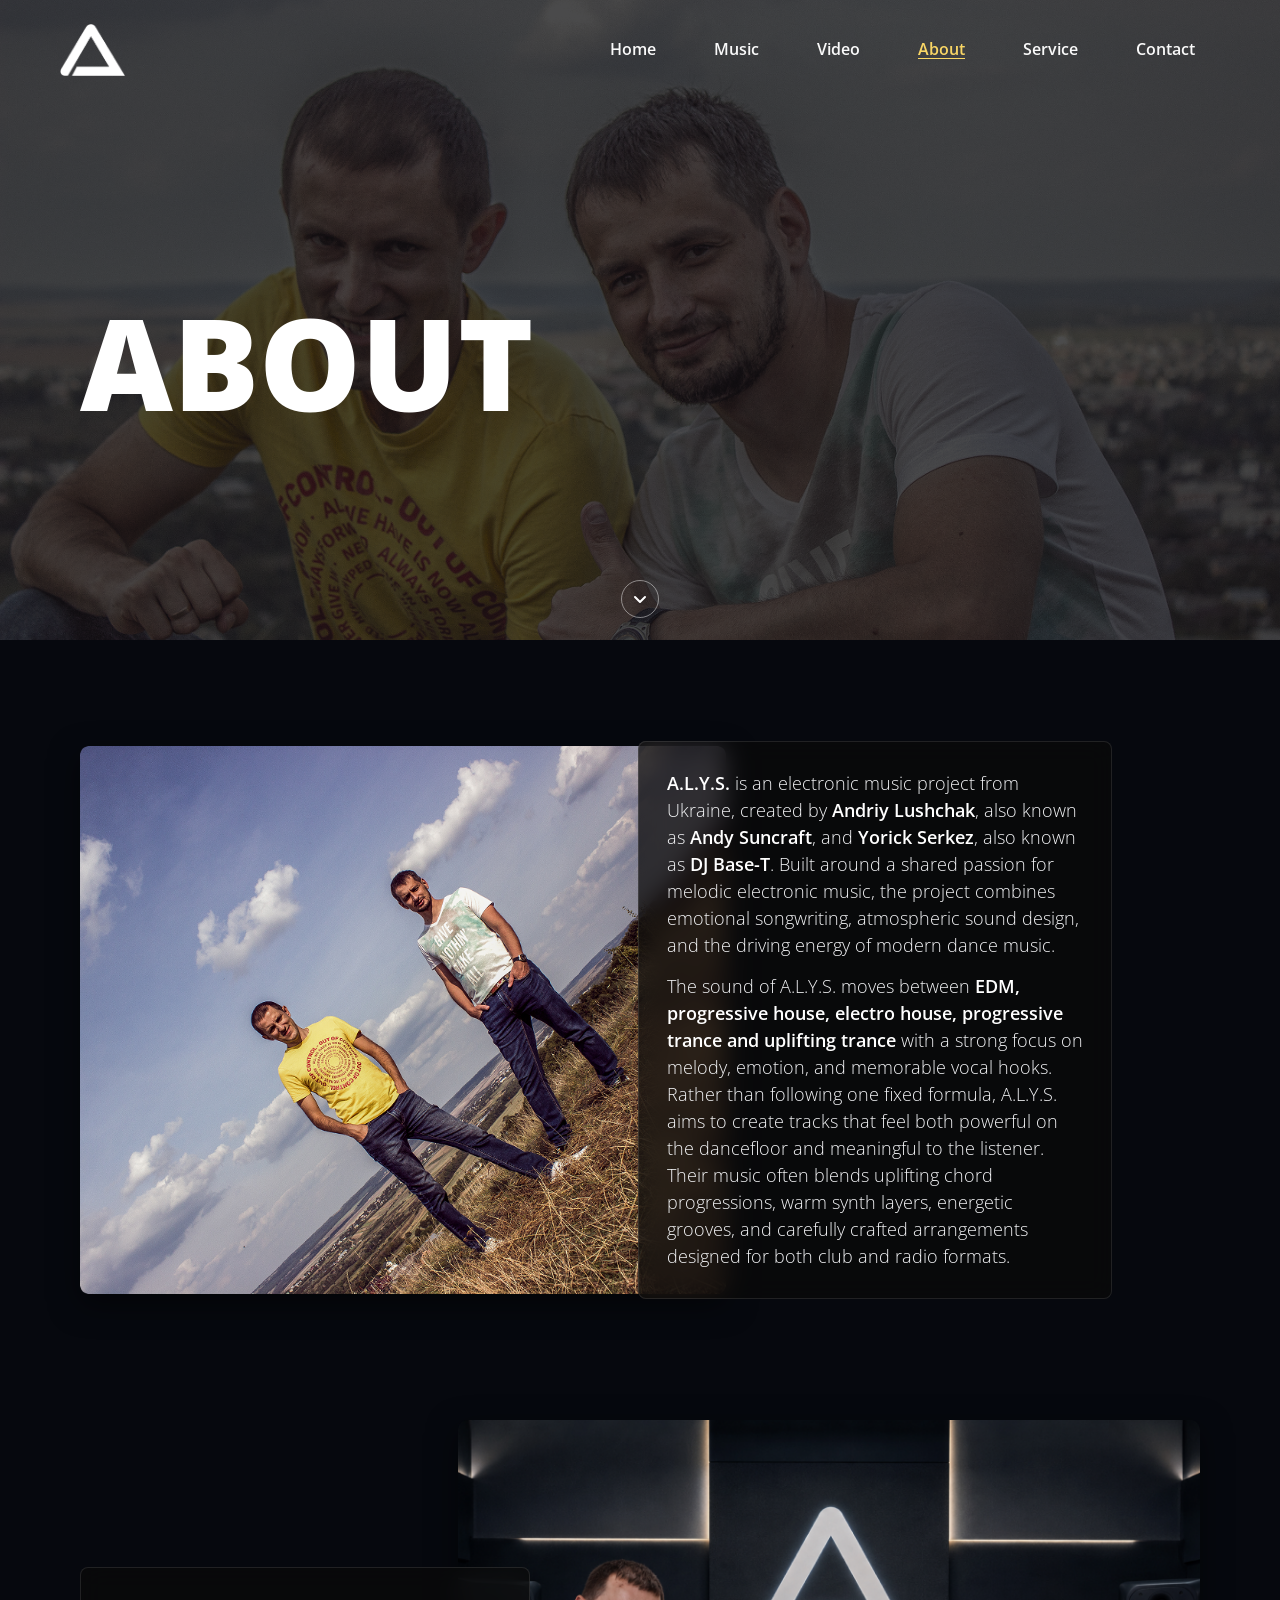
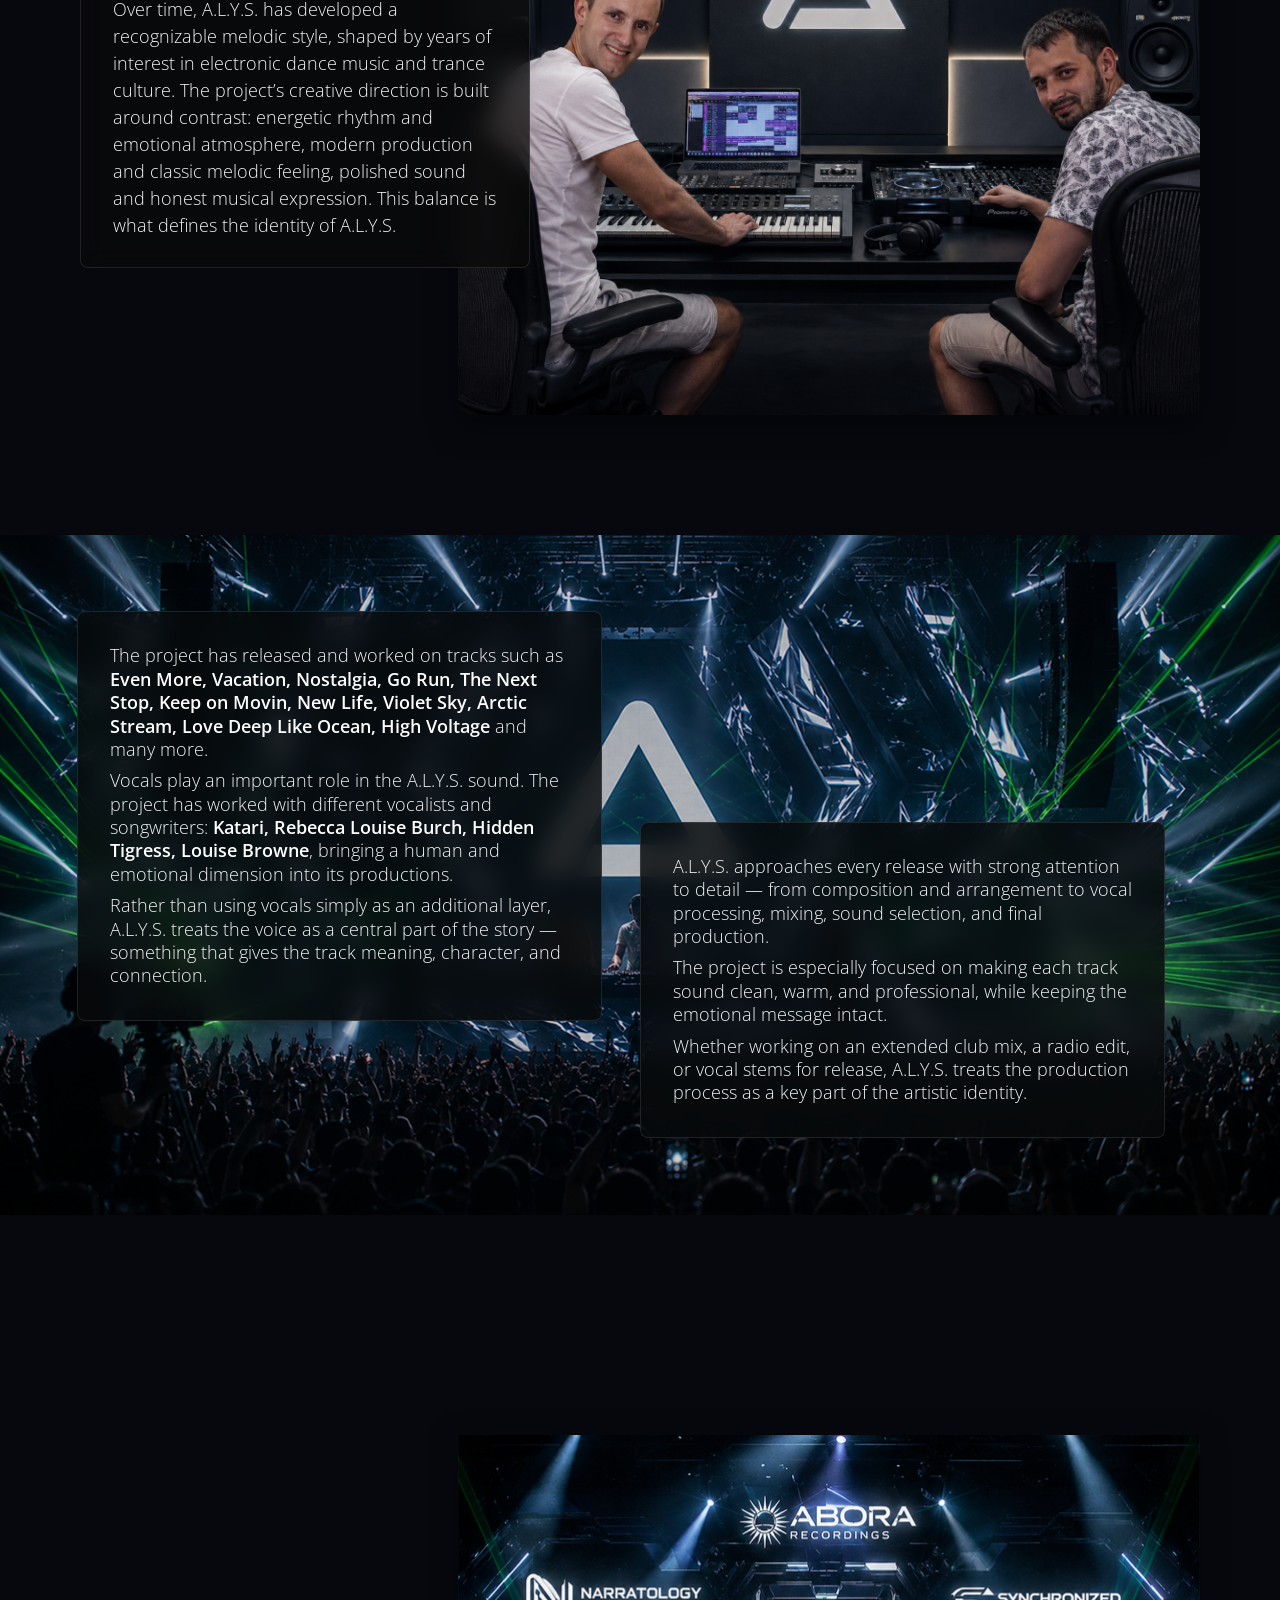
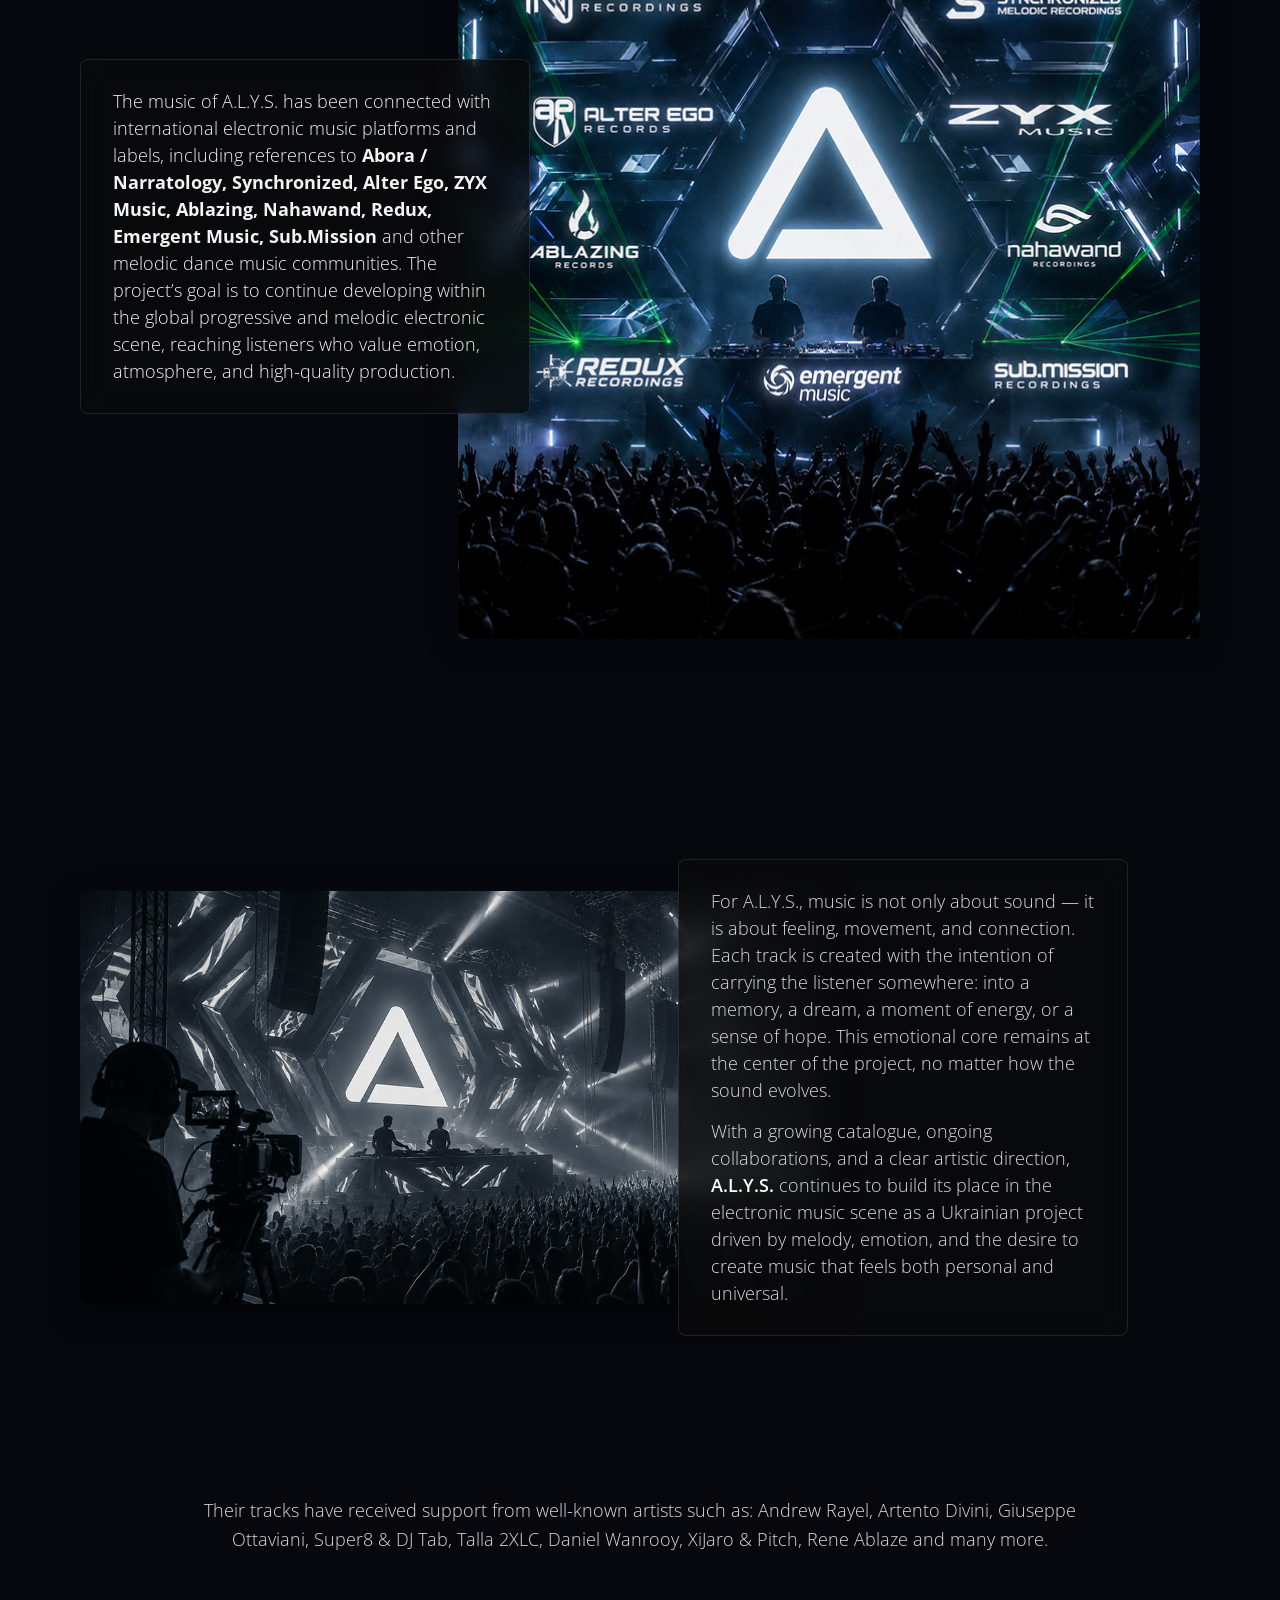
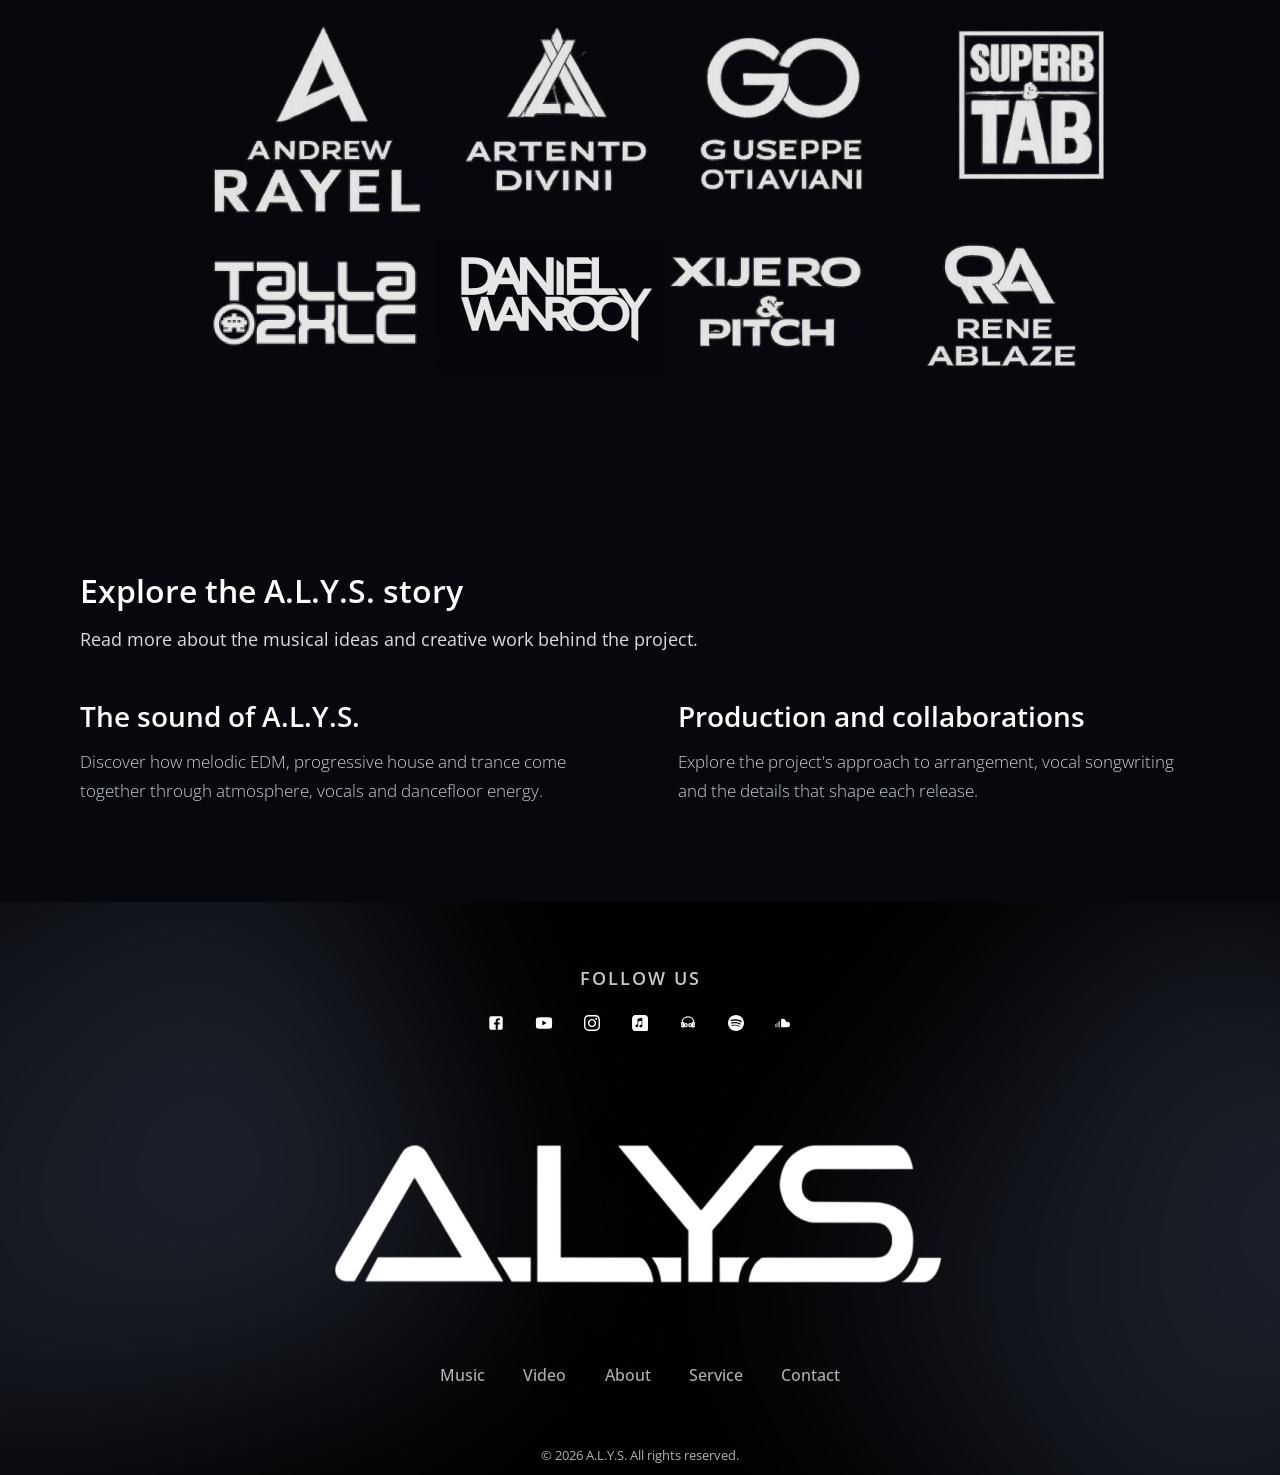
<file: about.html>
<!DOCTYPE html>
<html lang="en">
<head>
    <meta charset="UTF-8">
    <meta name="viewport" content="width=device-width, initial-scale=1.0">
    <title>About A.L.Y.S. | Ukrainian Electronic Music Project</title>
    <meta name="description" content="Meet A.L.Y.S., the Ukrainian electronic music project of Andy Suncraft and DJ Base-T. Discover their melodic house and trance sound, releases, vocal collaborations and creative approach.">
    <meta name="author" content="A.L.Y.S.">
    <link rel="canonical" href="https://alys-dj.vercel.app/about.html">
    <meta property="og:type" content="profile">
    <meta property="og:title" content="About A.L.Y.S. | Ukrainian Electronic Music Project">
    <meta property="og:description" content="Discover A.L.Y.S., the Ukrainian melodic electronic music project by Andy Suncraft and DJ Base-T, with releases, vocal collaborations, trance and progressive house productions, and label connections across the global electronic scene.">
    <meta property="og:url" content="https://alys-dj.vercel.app/about.html">
    <meta property="og:image" content="https://alys-dj.vercel.app/img/herobest.webp">
    <meta property="og:site_name" content="A.L.Y.S.">
    <meta name="twitter:card" content="summary_large_image">
    <meta name="twitter:title" content="About A.L.Y.S. | Ukrainian Electronic Music Project">
    <meta name="twitter:description" content="A.L.Y.S. creates melodic EDM, progressive house and trance, with releases, vocal collaborations and label connections in the global electronic music scene.">
    <meta name="twitter:image" content="https://alys-dj.vercel.app/img/herobest.webp">
    <link rel="preconnect" href="https://fonts.googleapis.com">
    <link rel="preconnect" href="https://fonts.gstatic.com" crossorigin>
    <link rel="icon" type="image/svg+xml" href="/img/favicon_best.svg">
    <link rel="icon" type="image/png" sizes="32x32" href="/img/favicon_best.png">
    <link href="https://fonts.googleapis.com/css2?family=Open+Sans:wght@300;400;500;600;700;800&display=swap" rel="stylesheet">
    <link rel="stylesheet" href="style.css">
    <link rel="stylesheet" href="style_about.css">
    <script type="application/ld+json">
    {
        "@context": "https://schema.org",
        "@type": "MusicGroup",
        "name": "A.L.Y.S.",
        "url": "https://alys-dj.vercel.app/about.html",
        "image": "https://alys-dj.vercel.app/img/herobest.webp",
        "sameAs": [
            "https://open.spotify.com/artist/1eaUcKK9BLeYVEA004CyKi",
            "https://music.apple.com/ua/artist/a-l-y-s/307999757",
            "https://www.youtube.com/channel/UCfuHjSNZ_MP4-v3PHO7y9HQ",
            "https://www.instagram.com/a.l.y.s.music/",
            "https://www.beatport.com/artist/a-l-y-s/741761"
        ],
        "description": "A.L.Y.S. is a Ukrainian electronic music project by Andriy Lushchak, also known as Andy Suncraft, and Yorick Serkez, also known as DJ Base-T. The project works across melodic EDM, progressive house, electro house, progressive trance and uplifting trance.",
        "genre": [
            "EDM",
            "Progressive House",
            "Electro House",
            "Progressive Trance",
            "Uplifting Trance"
        ],
        "member": [
            {
                "@type": "Person",
                "name": "Andriy Lushchak",
                "alternateName": "Andy Suncraft"
            },
            {
                "@type": "Person",
                "name": "Yorick Serkez",
                "alternateName": "DJ Base-T"
            }
        ],
        "track": [
            { "@type": "MusicRecording", "name": "Even More" },
            { "@type": "MusicRecording", "name": "Vacation" },
            { "@type": "MusicRecording", "name": "Nostalgia" },
            { "@type": "MusicRecording", "name": "Go Run" },
            { "@type": "MusicRecording", "name": "The Next Stop" },
            { "@type": "MusicRecording", "name": "Keep on Movin" },
            { "@type": "MusicRecording", "name": "New Life" },
            { "@type": "MusicRecording", "name": "Violet Sky" },
            { "@type": "MusicRecording", "name": "Arctic Stream" },
            { "@type": "MusicRecording", "name": "Love Deep Like Ocean" },
            { "@type": "MusicRecording", "name": "High Voltage" }
        ],
        "knowsAbout": [
            "Melodic electronic music",
            "Vocal trance",
            "Progressive house production",
            "Electronic dance music production",
            "Abora / Narratology",
            "Synchronized",
            "Alter Ego",
            "ZYX Music",
            "Ablazing",
            "Nahawand",
            "Redux",
            "Emergent Music",
            "Sub.Mission"
        ]
    }
    </script>
</head>
<body class="about-page">
    <!-- Header -->
    <header class="header-main">
        <nav class="header">
            <a href="index.html" class="header-logo" aria-label="A.L.Y.S. home">
                <img src="/img/heder_logo.png" alt="A.L.Y.S. logo" class="header-logo__img" width="512" height="512">
            </a>
            <div class="burger">
                <span></span>
                <span></span>
                <span></span>
            </div>
            <ul class="nav-links" id="navLinks">
                <li class="nav-brand">
                    <a href="index.html" class="nav-brand__link" aria-label="A.L.Y.S. home">
                        <img src="/img/heder_logo.png" alt="A.L.Y.S. logo" class="nav-brand__img" width="512" height="512">
                    </a>
                </li>
                <li><a href="index.html">Home</a></li>
                <li><a href="index.html#music">Music</a></li>
                <li><a href="index.html#video">Video</a></li>
                <li><a href="about.html" class="active">About</a></li>
                <li><a href="index.html#service">Service</a></li>
                <li><a href="index.html#contact">Contact</a></li>
            </ul>
        </nav>
    </header>

    <main>
        <!-- Hero Section -->
        <section class="about-hero">
            <img src="img/herobest.webp" alt="A.L.Y.S. Duo" class="hero-bg">
            <div class="hero-content">
                <h1 class="about-hero-title">ABOUT</h1>
            </div>
            <a href="#about-intro" class="scroll-down" aria-label="Scroll to about content">
                <svg width="24" height="24" viewBox="0 0 24 24" fill="none"><path d="M7 10L12 15L17 10" stroke="white" stroke-width="2" stroke-linecap="round" stroke-linejoin="round"/></svg>
            </a>
        </section>

        <!-- Intro Section -->
        <section class="section intro-section" id="about-intro">
            <div class="container">
                <div class="intro-grid">
                    <div class="intro-image">
                        <img src="img/about_1.webp" alt="A.L.Y.S. Duo" loading="lazy">
                    </div>
                    <div class="intro-content glass-box">
                        <p><strong>A.L.Y.S.</strong> is an electronic music project from Ukraine, created by <strong>Andriy Lushchak</strong>, also known as <strong>Andy Suncraft</strong>, and <strong>Yorick Serkez</strong>, also known as <strong>DJ Base-T</strong>. Built around a shared passion for melodic electronic music, the project combines emotional songwriting, atmospheric sound design, and the driving energy of modern dance music.</p>
                        <p>The sound of A.L.Y.S. moves between <strong>EDM, progressive house, electro house, progressive trance and uplifting trance</strong> with a strong focus on melody, emotion, and memorable vocal hooks. Rather than following one fixed formula, A.L.Y.S. aims to create tracks that feel both powerful on the dancefloor and meaningful to the listener. Their music often blends uplifting chord progressions, warm synth layers, energetic grooves, and carefully crafted arrangements designed for both club and radio formats.</p>
                    </div>
                </div>
            </div>
        </section>

        <!-- Style Section -->
        <section class="section style-section">
            <div class="container">
                <div class="style-grid">
                    <div class="style-content">
                        <p>Over time, A.L.Y.S. has developed a recognizable melodic style, shaped by years of interest in electronic dance music and trance culture. The project’s creative direction is built around contrast: energetic rhythm and emotional atmosphere, modern production and classic melodic feeling, polished sound and honest musical expression. This balance is what defines the identity of A.L.Y.S.</p>
                    </div>
                    <div class="style-image">
                        <img src="img/photo_studia.webp" alt="Studio Production" loading="lazy">
                    </div>
                </div>
            </div>
        </section>

        <!-- Tracks & Vocalists Section -->
        <section class="section tracks-section" style="background-image: url('img/party_4-1.webp');">
            <div class="container">
                <div class="tracks-grid">
                    <div class="tracks-content glass-box">
                        <p>The project has released and worked on tracks such as <strong>Even More, Vacation, Nostalgia, Go Run, The Next Stop, Keep on Movin, New Life, Violet Sky, Arctic Stream, Love Deep Like Ocean, High Voltage</strong> and many more.</p>
                        <p>Vocals play an important role in the A.L.Y.S. sound. The project has worked with different vocalists and songwriters: <strong>Katari, Rebecca Louise Burch, Hidden Tigress, Louise Browne</strong>, bringing a human and emotional dimension into its productions.</p>
                        <p>Rather than using vocals simply as an additional layer, A.L.Y.S. treats the voice as a central part of the story — something that gives the track meaning, character, and connection.</p>
                    </div>
                    <div class="tracks-content glass-box align-end">
                        <p>A.L.Y.S. approaches every release with strong attention to detail — from composition and arrangement to vocal processing, mixing, sound selection, and final production.</p>
                        <p>The project is especially focused on making each track sound clean, warm, and professional, while keeping the emotional message intact.</p>
                        <p>Whether working on an extended club mix, a radio edit, or vocal stems for release, A.L.Y.S. treats the production process as a key part of the artistic identity.</p>
                    </div>
                </div>
            </div>
        </section>

        <!-- Platforms Section -->
        <section class="section platforms-section">
            <div class="container">
                <div class="platforms-grid">
                    <div class="platforms-content">
                        <p>The music of A.L.Y.S. has been connected with international electronic music platforms and labels,
                             including references to <strong>Abora / Narratology, Synchronized, Alter Ego, ZYX Music, Ablazing, Nahawand, Redux, Emergent Music, Sub.Mission</strong> and other melodic dance music communities. The project’s goal is to continue developing within the global progressive and melodic electronic scene, reaching listeners who value emotion, atmosphere, and high-quality production.</p>
                    </div>
                    <div class="platforms-image">
                        <img src="img/label_icons.webp" alt="Labels and Platforms" loading="lazy">
                    </div>
                </div>
            </div>
        </section>

        <!-- Emotional Core Section -->
        <section class="section emotional-section">
            <div class="container">
                <div class="emotional-grid">
                    <div class="emotional-image">
                        <img src="img/Scena_festival.webp" alt="Festival Scene" loading="lazy">
                    </div>
                    <div class="emotional-content glass-box">
                        <p>For A.L.Y.S., music is not only about sound — it is about feeling, movement, and connection. Each track is created with the intention of carrying the listener somewhere: into a memory, a dream, a moment of energy, or a sense of hope. This emotional core remains at the center of the project, no matter how the sound evolves.</p>
                        <p>With a growing catalogue, ongoing collaborations, and a clear artistic direction, <strong>A.L.Y.S.</strong> continues to build its place in the electronic music scene as a Ukrainian project driven by melody, emotion, and the desire to create music that feels both personal and universal.</p>
                    </div>
                </div>
            </div>
        </section>

        <!-- Support Section -->
        <section class="section support-section">
            <div class="container">
                <p class="support-text">Their tracks have received support from well-known artists such as: Andrew Rayel, Artento Divini, Giuseppe Ottaviani, Super8 & DJ Tab, Talla 2XLC, Daniel Wanrooy, XiJaro & Pitch, Rene Ablaze and many more.</p>
                <div class="support-logos">
                    <img src="img/logo-djs.webp" alt="Artist Logos" loading="lazy">
                </div>
            </div>
        </section>
        <section class="section about-stories" aria-labelledby="stories-heading">
            <div class="container">
                <h2 id="stories-heading">Explore the A.L.Y.S. story</h2>
                <p>Read more about the musical ideas and creative work behind the project.</p>
                <div class="about-stories__grid">
                    <article>
                        <h3><a href="music-and-sound.html">The sound of A.L.Y.S.</a></h3>
                        <p>Discover how melodic EDM, progressive house and trance come together through atmosphere, vocals and dancefloor energy.</p>
                    </article>
                    <article>
                        <h3><a href="production-and-collaborations.html">Production and collaborations</a></h3>
                        <p>Explore the project's approach to arrangement, vocal songwriting and the details that shape each release.</p>
                    </article>
                </div>
            </div>
        </section>
    </main>

    <!-- ===== FOOTER ===== -->
    <footer class="artist-footer">
        <div class="footer-blur footer-blur--left"></div>
        <div class="footer-blur footer-blur--right"></div>
        
        <div class="footer-content">
            <div class="footer-main">
                <p class="follow-text">Follow us</p>
                
                <div class="social-icons">
                    <a href="https://www.facebook.com/A.L.Y.S.Music" title="A.L.Y.S. on Facebook" target="_blank" rel="noopener noreferrer" aria-label="Facebook" class="social-btn">
                        <svg viewBox="0 0 24 24" fill="none" aria-hidden="true"><rect x="3" y="3" width="18" height="18" rx="2.5" fill="currentColor"/><path d="M14.38 21v-6.95h2.34l.35-2.7h-2.69V9.62c0-.78.22-1.31 1.34-1.31h1.43V5.9c-.25-.03-1.1-.11-2.09-.11-2.07 0-3.48 1.26-3.48 3.58v1.98H9.24v2.7h2.34V21h2.8z" fill="#06080E"/></svg>
                    </a>
                    <a href="https://www.youtube.com/channel/UCfuHjSNZ_MP4-v3PHO7y9HQ" title="A.L.Y.S. on YouTube" target="_blank" rel="noopener noreferrer" aria-label="YouTube" class="social-btn">
                        <svg viewBox="0 0 24 24" fill="currentColor"><path d="M23.498 6.186a3.016 3.016 0 0 0-2.122-2.136C19.505 3.545 12 3.545 12 3.545s-7.505 0-9.377.505A3.017 3.017 0 0 0 .502 6.186C0 8.07 0 12 0 12s0 3.93.502 5.814a3.016 3.016 0 0 0 2.122 2.136c1.871.505 9.376.505 9.376.505s7.505 0 9.377-.505a3.015 3.015 0 0 0 2.122-2.136C24 15.93 24 12 24 12s0-3.93-.502-5.814zM9.545 15.568V8.432L15.818 12l-6.273 3.568z"/></svg>
                    </a>
                    <a href="https://www.instagram.com/a.l.y.s.music/" title="A.L.Y.S. on Instagram" target="_blank" rel="noopener noreferrer" aria-label="Instagram" class="social-btn">
                        <svg viewBox="0 0 24 24" fill="currentColor"><path d="M12 2.163c3.204 0 3.584.012 4.85.07 3.252.148 4.771 1.691 4.919 4.919.058 1.265.069 1.645.069 4.849 0 3.205-.012 3.584-.069 4.849-.149 3.225-1.664 4.771-4.919 4.919-1.266.058-1.644.07-4.85.07-3.204 0-3.584-.012-4.849-.07-3.26-.149-4.771-1.699-4.919-4.92-.058-1.265-.07-1.644-.07-4.849 0-3.204.013-3.583.07-4.849.149-3.227 1.664-4.771 4.919-4.919 1.266-.057 1.645-.069 4.849-.069zm0-2.163c-3.259 0-3.667.014-4.947.072-4.358.2-6.78 2.618-6.98 6.98-.059 1.281-.073 1.689-.073 4.948 0 3.259.014 3.668.072 4.948.2 4.358 2.618 6.78 6.98 6.98 1.281.058 1.689.072 4.948.072 3.259 0 3.668-.014 4.948-.072 4.354-.2 6.782-2.618 6.979-6.98.059-1.28.073-1.689.073-4.948 0-3.259-.014-3.667-.072-4.947-.196-4.354-2.617-6.78-6.979-6.98-1.281-.059-1.69-.073-4.949-.073zm0 5.838c-3.403 0-6.162 2.759-6.162 6.162s2.759 6.163 6.162 6.163 6.162-2.759 6.162-6.163c0-3.403-2.759-6.162-6.162-6.162zm0 10.162c-2.209 0-4-1.79-4-4 0-2.209 1.791-4 4-4s4 1.791 4 4c0 2.21-1.791 4-4 4zm6.406-11.845c-.796 0-1.441.645-1.441 1.44s.645 1.44 1.441 1.44c.795 0 1.439-.645 1.439-1.44s-.644-1.44-1.439-1.44z"/></svg>
                    </a>
                    <a href="https://music.apple.com/ua/artist/a-l-y-s/307999757" title="A.L.Y.S. on Apple Music" target="_blank" rel="noopener noreferrer" aria-label="Apple Music" class="social-btn">
                        <svg viewBox="0 0 24 24" fill="currentColor"><path d="M23.994 6.124a9.23 9.23 0 00-.24-2.19c-.317-1.31-1.062-2.31-2.18-3.043a5.022 5.022 0 00-1.877-.726 10.496 10.496 0 00-1.564-.15c-.04-.003-.083-.01-.124-.013H5.986c-.152.01-.303.017-.455.026C4.786.07 4.043.15 3.34.428 2.004.958 1.04 1.88.475 3.208A4.93 4.93 0 00.09 4.829c-.01.16-.013.32-.013.48v13.382c0 .16.003.32.013.48.058 1.132.38 2.167 1.01 3.07.633.91 1.474 1.52 2.508 1.872.577.2 1.178.298 1.787.327.293.013.587.02.88.02h13.233c.293 0 .587-.007.88-.02.61-.03 1.21-.127 1.787-.327 1.034-.353 1.875-.963 2.508-1.872.63-.903.952-1.938 1.01-3.07.01-.16.013-.32.013-.48V5.31c0-.16-.003-.32-.013-.48zm-8.56 10.23c0 .522-.14 1.003-.456 1.413-.428.558-.998.832-1.698.846-.58.012-1.073-.195-1.486-.57-.427-.387-.638-.877-.641-1.45-.003-.583.2-1.07.603-1.466.4-.393.888-.61 1.448-.65.375-.026.727.046 1.062.196.043.02.084.04.126.06V8.79l-5.078.97V16.1c0 .52-.148.996-.465 1.405-.425.548-.99.816-1.682.83-.58.013-1.073-.195-1.488-.567-.43-.387-.642-.877-.645-1.453-.003-.583.2-1.07.6-1.466.4-.393.89-.61 1.45-.65.374-.026.726.047 1.06.198.044.02.085.04.127.06v-8.95l7.16-1.368v7.215z"/></svg>
                    </a>
                    <a href="https://www.beatport.com/artist/a-l-y-s/741761" title="A.L.Y.S. on Beatport" target="_blank" rel="noopener noreferrer" aria-label="Beatport" class="social-btn">
                        <svg viewBox="0 0 24 24" fill="currentColor" aria-hidden="true"><path d="M12 3.25a8.75 8.75 0 0 0-8.75 8.75v4.2c0 .9.73 1.64 1.64 1.64h2.18v-7.2H4.95A7.05 7.05 0 0 1 12 4.95a7.05 7.05 0 0 1 7.05 5.69h-2.12v7.2h2.18c.9 0 1.64-.73 1.64-1.64V12A8.75 8.75 0 0 0 12 3.25Zm-6.96 9.1h.35v3.79h-.35v-3.79Zm13.57 0h.35v3.79h-.35v-3.79ZM9.2 12.15a2.6 2.6 0 1 0 0 5.2 2.6 2.6 0 0 0 0-5.2Zm5.6 0a2.6 2.6 0 1 0 0 5.2 2.6 2.6 0 0 0 0-5.2Zm-5.6 1.55a1.05 1.05 0 1 1 0 2.1 1.05 1.05 0 0 1 0-2.1Zm5.6 0a1.05 1.05 0 1 1 0 2.1 1.05 1.05 0 0 1 0-2.1Z"/></svg>
                    </a>
                    <a href="https://open.spotify.com/artist/1eaUcKK9BLeYVEA004CyKi" title="A.L.Y.S. on Spotify" target="_blank" rel="noopener noreferrer" aria-label="Spotify" class="social-btn">
                        <svg viewBox="0 0 24 24" fill="currentColor"><path d="M12 0C5.4 0 0 5.4 0 12s5.4 12 12 12 12-5.4 12-12S18.66 0 12 0zm5.521 17.34c-.24.359-.66.48-1.021.24-2.82-1.74-6.36-2.101-10.561-1.141-.418.122-.779-.179-.899-.539-.12-.421.18-.78.54-.9 4.56-1.021 8.52-.6 11.64 1.32.42.18.479.659.301 1.02zm1.44-3.3c-.301.42-.841.6-1.262.3-3.239-1.98-8.159-2.58-11.939-1.38-.479.12-1.02-.12-1.14-.6-.12-.48.12-1.021.6-1.141C9.6 9.9 15 10.561 18.72 12.84c.361.181.54.78.241 1.2zm.12-3.36C15.24 8.4 8.82 8.16 5.16 9.301c-.6.179-1.2-.181-1.38-.721-.18-.601.18-1.2.72-1.381 4.26-1.26 11.28-1.02 15.721 1.621.539.3.719 1.02.419 1.56-.299.421-1.02.599-1.559.3z"/></svg>
                    </a>
                    <a href="https://soundcloud.com/djbaset" title="A.L.Y.S. on SoundCloud" target="_blank" rel="noopener noreferrer" aria-label="SoundCloud" class="social-btn">
                        <svg viewBox="0 0 24 24" fill="currentColor" aria-hidden="true"><path d="M8.45 7.1c.45-.18.93-.27 1.44-.27a4.7 4.7 0 0 1 4.64 4.08 3.2 3.2 0 0 1 1.45-.35 3.36 3.36 0 0 1 0 6.72H8.8a.35.35 0 0 1-.35-.35V7.1Zm-2.06 2.33c.2 0 .36.16.36.36v7.13a.36.36 0 0 1-.72 0V9.79c0-.2.16-.36.36-.36Zm-1.5 1.03c.2 0 .36.16.36.36v6.1a.36.36 0 1 1-.72 0v-6.1c0-.2.16-.36.36-.36Zm-1.5 1.35c.2 0 .36.16.36.36v4.75a.36.36 0 1 1-.72 0v-4.75c0-.2.16-.36.36-.36Zm-1.48 1.32c.2 0 .36.16.36.36v3.42a.36.36 0 1 1-.72 0v-3.42c0-.2.16-.36.36-.36Z"/></svg>
                    </a>
                </div>

                <div class="footer-logo-box">
                    <img src="img/logo_footer.svg" alt="A.L.Y.S. Logo" class="footer-logo" loading="lazy">
                </div>

                <nav class="footer-menu">
                    <a href="index.html#music">Music</a>
                    <a href="index.html#video">Video</a>
                    <a href="index.html#about">About</a>
                    <a href="index.html#service">Service</a>
                    <a href="index.html#contact">Contact</a>
                </nav>
            </div>

            <p class="footer-copy">© 2026 A.L.Y.S. All rights reserved.</p>
        </div>
    </footer>

    <script src="script.js"></script>
</body>
</html>
</file>
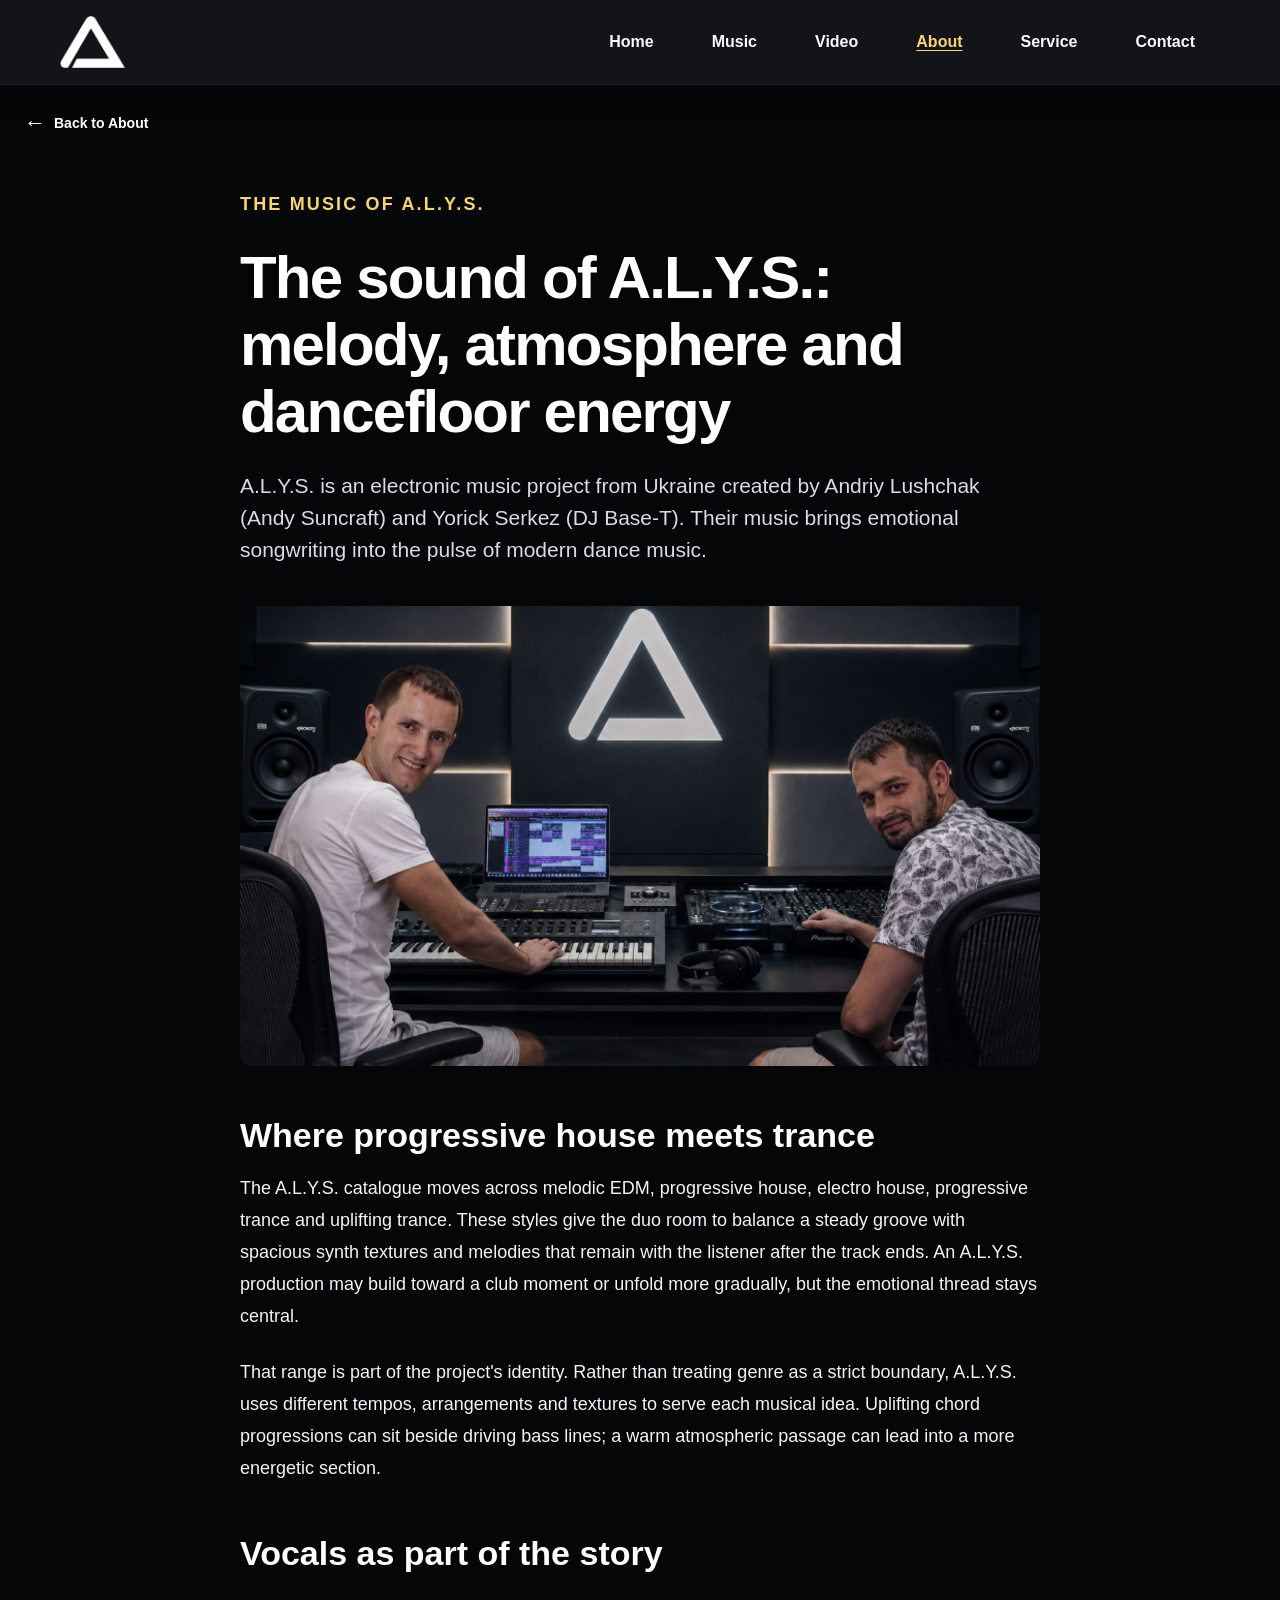
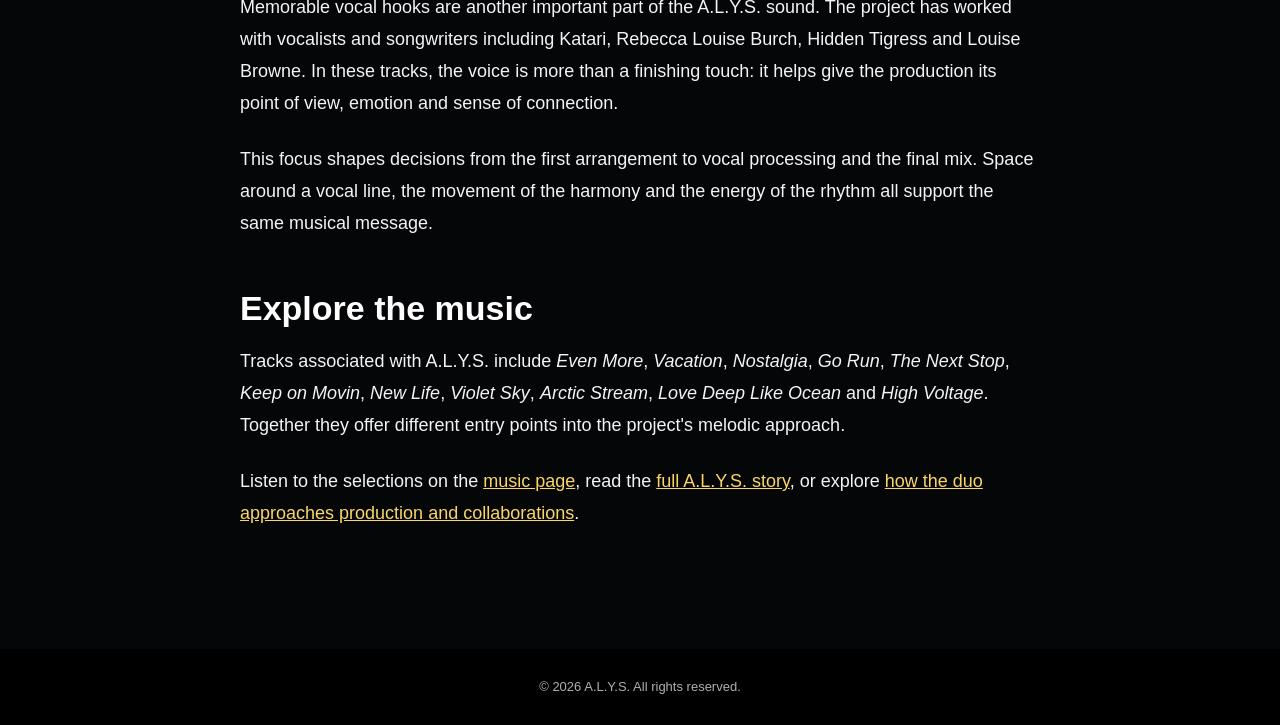
<file: music-and-sound.html>
<!doctype html>
<html lang="en">
<head>
  <meta charset="utf-8">
  <meta name="viewport" content="width=device-width, initial-scale=1">
  <title>The Sound of A.L.Y.S. | Melodic House, EDM & Trance</title>
  <meta name="description" content="Explore the sound of A.L.Y.S.: melodic EDM, progressive house, electro house and trance shaped by emotional hooks, atmospheric synths and dancefloor energy.">
  <link rel="canonical" href="https://alys-dj.vercel.app/music-and-sound.html">
  <link rel="icon" type="image/svg+xml" href="img/favicon_best.svg">
  <meta property="og:type" content="article">
  <meta property="og:site_name" content="A.L.Y.S.">
  <meta property="og:title" content="The Sound of A.L.Y.S. | Melodic House, EDM & Trance">
  <meta property="og:description" content="How melody, atmosphere and rhythm shape the Ukrainian electronic music project A.L.Y.S.">
  <meta property="og:url" content="https://alys-dj.vercel.app/music-and-sound.html">
  <meta property="og:image" content="https://alys-dj.vercel.app/img/photo_studia.webp">
  <meta name="twitter:card" content="summary_large_image">
  <link rel="stylesheet" href="style.css">
  <link rel="stylesheet" href="style_articles.css">
  <script type="application/ld+json">{"@context":"https://schema.org","@type":"Article","headline":"The Sound of A.L.Y.S.: Melody, Atmosphere and Dancefloor Energy","description":"An introduction to the melodic electronic sound of Ukrainian project A.L.Y.S.","image":"https://alys-dj.vercel.app/img/photo_studia.webp","author":{"@type":"MusicGroup","name":"A.L.Y.S."},"publisher":{"@type":"MusicGroup","name":"A.L.Y.S."},"mainEntityOfPage":"https://alys-dj.vercel.app/music-and-sound.html"}</script>
</head>
<body class="article-page">
  <header><nav class="header is-scrolled" aria-label="Main navigation"><a href="index.html" class="header-logo" aria-label="A.L.Y.S. home"><img src="img/heder_logo.png" alt="A.L.Y.S. logo" class="header-logo__img" width="512" height="512"></a><button class="burger" type="button" aria-label="Open menu" aria-expanded="false" aria-controls="navLinks"><span></span><span></span><span></span></button><ul class="nav-links" id="navLinks"><li class="nav-brand"><a href="index.html" class="nav-brand__link" aria-label="A.L.Y.S. home"><img src="img/heder_logo.png" alt="A.L.Y.S. logo" class="nav-brand__img" width="512" height="512"></a></li><li><a href="index.html">Home</a></li><li><a href="index.html#music">Music</a></li><li><a href="index.html#video">Video</a></li><li><a href="about.html" class="active">About</a></li><li><a href="index.html#service">Service</a></li><li><a href="index.html#contact">Contact</a></li></ul></nav></header>
  <a class="article-back" href="about.html" aria-label="Back to About"><span aria-hidden="true">←</span> Back to About</a>
  <main>
    <article class="article-content">
      <p class="article-kicker">The music of A.L.Y.S.</p>
      <h1>The sound of A.L.Y.S.: melody, atmosphere and dancefloor energy</h1>
      <p class="article-lead">A.L.Y.S. is an electronic music project from Ukraine created by Andriy Lushchak (Andy Suncraft) and Yorick Serkez (DJ Base-T). Their music brings emotional songwriting into the pulse of modern dance music.</p>
      <img class="article-image" src="img/photo_studia.webp" alt="Electronic music production studio" width="1200" height="800">
      <h2>Where progressive house meets trance</h2>
      <p>The A.L.Y.S. catalogue moves across melodic EDM, progressive house, electro house, progressive trance and uplifting trance. These styles give the duo room to balance a steady groove with spacious synth textures and melodies that remain with the listener after the track ends. An A.L.Y.S. production may build toward a club moment or unfold more gradually, but the emotional thread stays central.</p>
      <p>That range is part of the project's identity. Rather than treating genre as a strict boundary, A.L.Y.S. uses different tempos, arrangements and textures to serve each musical idea. Uplifting chord progressions can sit beside driving bass lines; a warm atmospheric passage can lead into a more energetic section.</p>
      <h2>Vocals as part of the story</h2>
      <p>Memorable vocal hooks are another important part of the A.L.Y.S. sound. The project has worked with vocalists and songwriters including Katari, Rebecca Louise Burch, Hidden Tigress and Louise Browne. In these tracks, the voice is more than a finishing touch: it helps give the production its point of view, emotion and sense of connection.</p>
      <p>This focus shapes decisions from the first arrangement to vocal processing and the final mix. Space around a vocal line, the movement of the harmony and the energy of the rhythm all support the same musical message.</p>
      <h2>Explore the music</h2>
      <p>Tracks associated with A.L.Y.S. include <em>Even More</em>, <em>Vacation</em>, <em>Nostalgia</em>, <em>Go Run</em>, <em>The Next Stop</em>, <em>Keep on Movin</em>, <em>New Life</em>, <em>Violet Sky</em>, <em>Arctic Stream</em>, <em>Love Deep Like Ocean</em> and <em>High Voltage</em>. Together they offer different entry points into the project's melodic approach.</p>
      <p>Listen to the selections on the <a href="index.html#music">music page</a>, read the <a href="about.html">full A.L.Y.S. story</a>, or explore <a href="production-and-collaborations.html">how the duo approaches production and collaborations</a>.</p>
      <a class="article-back-bottom" href="about.html"><span aria-hidden="true">←</span> Back to About</a>
    </article>
  </main>
  <footer class="article-footer"><p>© 2026 A.L.Y.S. All rights reserved.</p></footer>
  <script src="article-nav.js" defer></script>
</body>
</html>
</file>
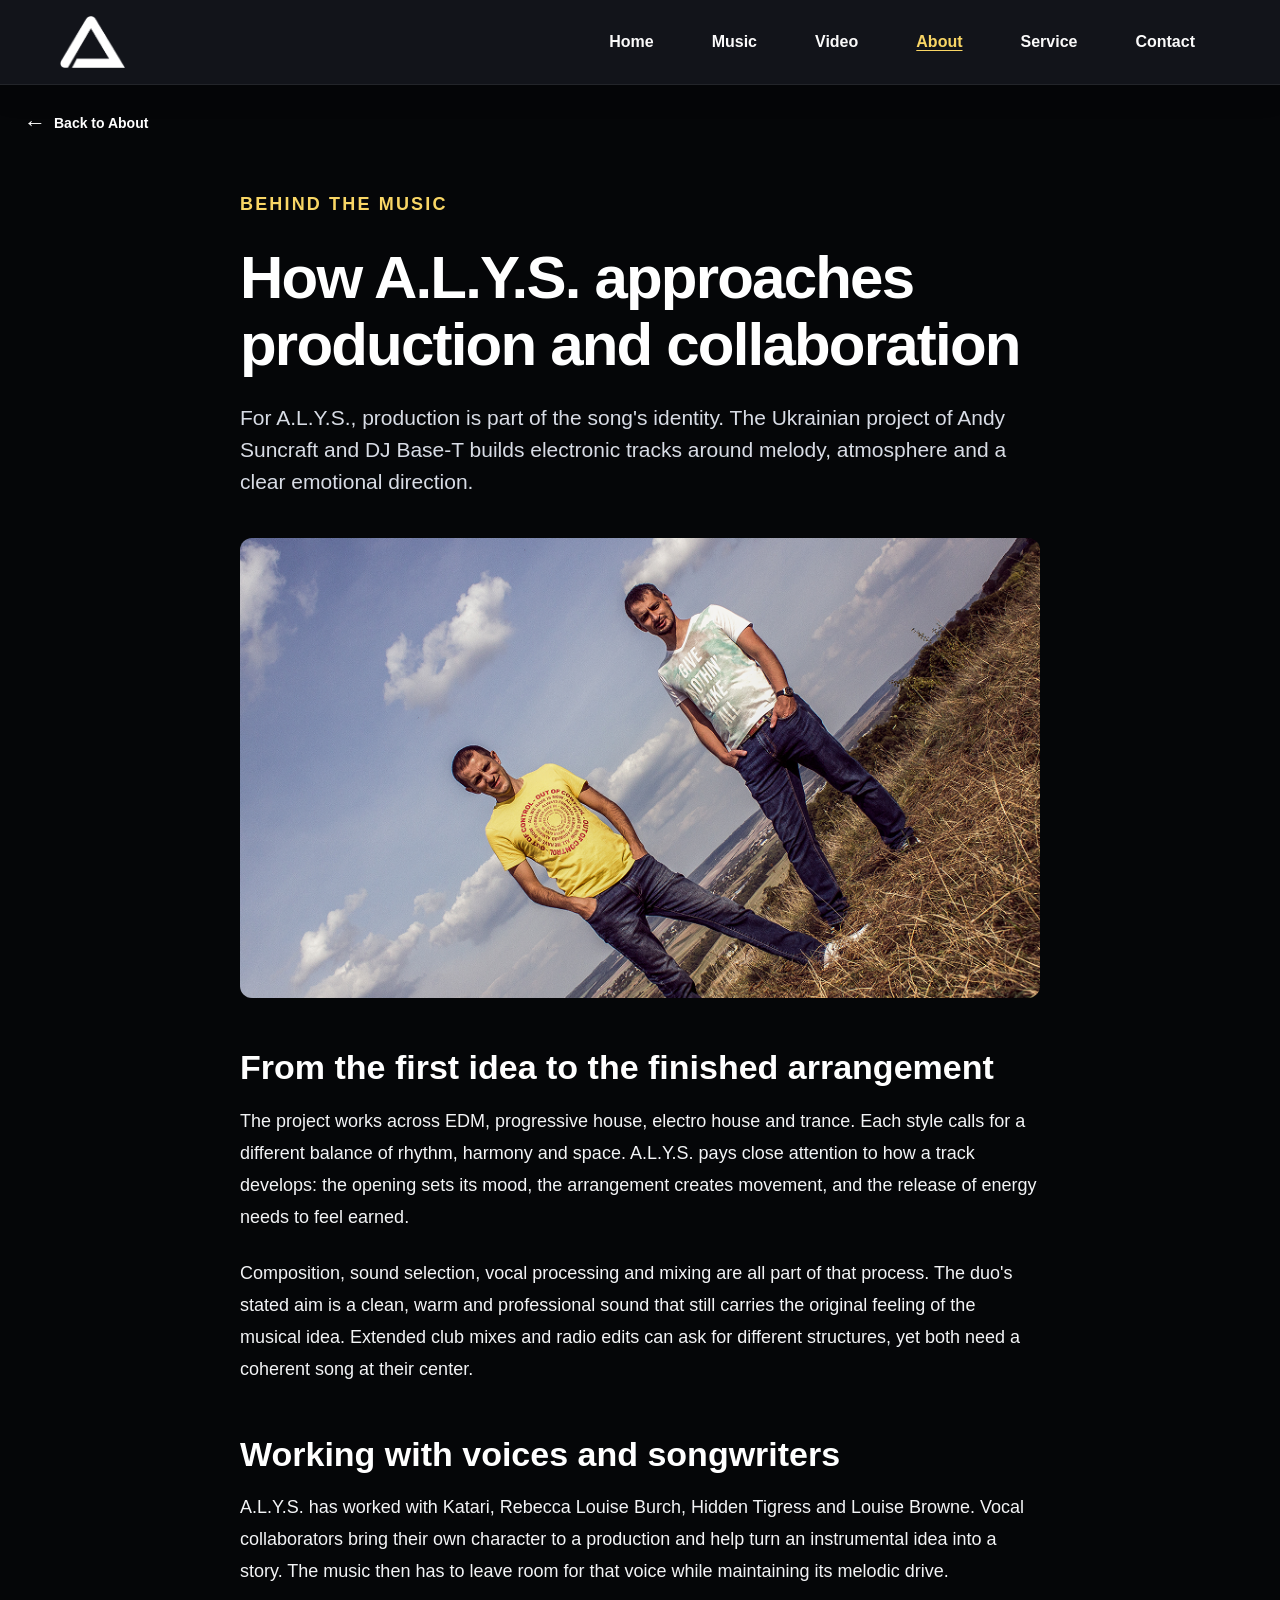
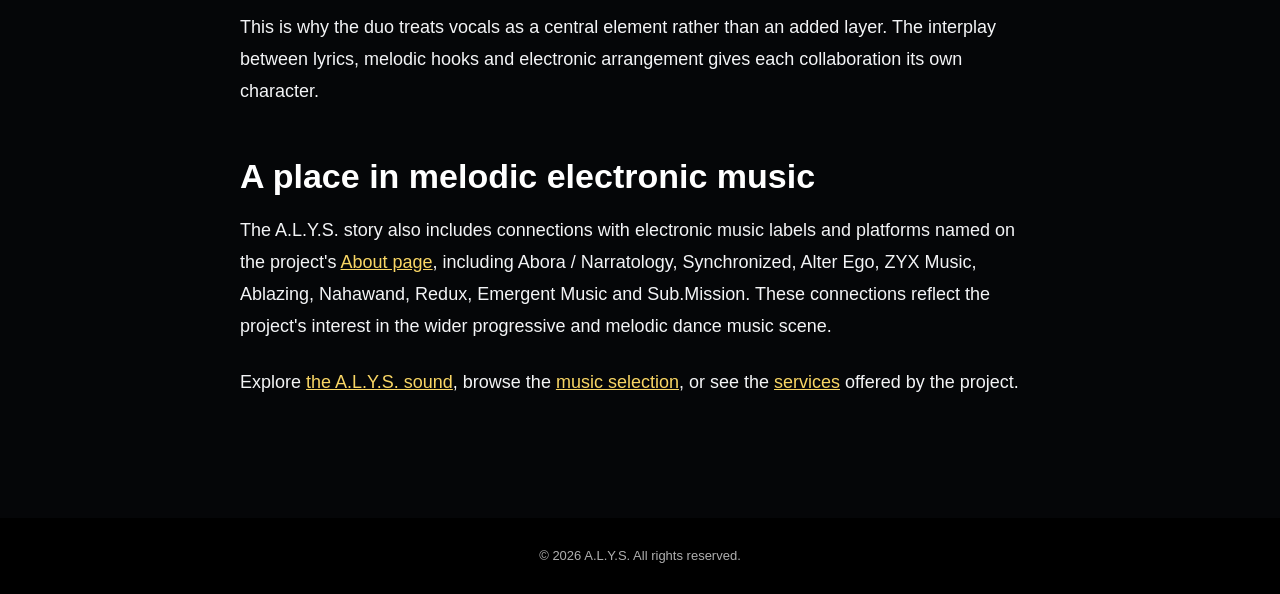
<file: production-and-collaborations.html>
<!doctype html>
<html lang="en">
<head>
  <meta charset="utf-8">
  <meta name="viewport" content="width=device-width, initial-scale=1">
  <title>A.L.Y.S. Production & Collaborations | Behind the Music</title>
  <meta name="description" content="Go behind the music of A.L.Y.S. Discover the Ukrainian duo's approach to songwriting, vocal collaborations, arrangement and electronic music production.">
  <link rel="canonical" href="https://alys-dj.vercel.app/production-and-collaborations.html">
  <link rel="icon" type="image/svg+xml" href="img/favicon_best.svg">
  <meta property="og:type" content="article">
  <meta property="og:site_name" content="A.L.Y.S.">
  <meta property="og:title" content="A.L.Y.S. Production & Collaborations | Behind the Music">
  <meta property="og:description" content="The creative process behind A.L.Y.S. releases, from composition and vocals to the final mix.">
  <meta property="og:url" content="https://alys-dj.vercel.app/production-and-collaborations.html">
  <meta property="og:image" content="https://alys-dj.vercel.app/img/about_1.webp">
  <meta name="twitter:card" content="summary_large_image">
  <link rel="stylesheet" href="style.css">
  <link rel="stylesheet" href="style_articles.css">
  <script type="application/ld+json">{"@context":"https://schema.org","@type":"Article","headline":"Behind the Music: A.L.Y.S. Production and Vocal Collaborations","description":"How Ukrainian electronic music project A.L.Y.S. approaches songwriting, arrangement and collaboration.","image":"https://alys-dj.vercel.app/img/about_1.webp","author":{"@type":"MusicGroup","name":"A.L.Y.S."},"publisher":{"@type":"MusicGroup","name":"A.L.Y.S."},"mainEntityOfPage":"https://alys-dj.vercel.app/production-and-collaborations.html"}</script>
</head>
<body class="article-page">
  <header><nav class="header is-scrolled" aria-label="Main navigation"><a href="index.html" class="header-logo" aria-label="A.L.Y.S. home"><img src="img/heder_logo.png" alt="A.L.Y.S. logo" class="header-logo__img" width="512" height="512"></a><button class="burger" type="button" aria-label="Open menu" aria-expanded="false" aria-controls="navLinks"><span></span><span></span><span></span></button><ul class="nav-links" id="navLinks"><li class="nav-brand"><a href="index.html" class="nav-brand__link" aria-label="A.L.Y.S. home"><img src="img/heder_logo.png" alt="A.L.Y.S. logo" class="nav-brand__img" width="512" height="512"></a></li><li><a href="index.html">Home</a></li><li><a href="index.html#music">Music</a></li><li><a href="index.html#video">Video</a></li><li><a href="about.html" class="active">About</a></li><li><a href="index.html#service">Service</a></li><li><a href="index.html#contact">Contact</a></li></ul></nav></header>
  <a class="article-back" href="about.html" aria-label="Back to About"><span aria-hidden="true">←</span> Back to About</a>
  <main>
    <article class="article-content">
      <p class="article-kicker">Behind the music</p>
      <h1>How A.L.Y.S. approaches production and collaboration</h1>
      <p class="article-lead">For A.L.Y.S., production is part of the song's identity. The Ukrainian project of Andy Suncraft and DJ Base-T builds electronic tracks around melody, atmosphere and a clear emotional direction.</p>
      <img class="article-image" src="img/about_1.webp" alt="A.L.Y.S. electronic music duo" width="1200" height="800">
      <h2>From the first idea to the finished arrangement</h2>
      <p>The project works across EDM, progressive house, electro house and trance. Each style calls for a different balance of rhythm, harmony and space. A.L.Y.S. pays close attention to how a track develops: the opening sets its mood, the arrangement creates movement, and the release of energy needs to feel earned.</p>
      <p>Composition, sound selection, vocal processing and mixing are all part of that process. The duo's stated aim is a clean, warm and professional sound that still carries the original feeling of the musical idea. Extended club mixes and radio edits can ask for different structures, yet both need a coherent song at their center.</p>
      <h2>Working with voices and songwriters</h2>
      <p>A.L.Y.S. has worked with Katari, Rebecca Louise Burch, Hidden Tigress and Louise Browne. Vocal collaborators bring their own character to a production and help turn an instrumental idea into a story. The music then has to leave room for that voice while maintaining its melodic drive.</p>
      <p>This is why the duo treats vocals as a central element rather than an added layer. The interplay between lyrics, melodic hooks and electronic arrangement gives each collaboration its own character.</p>
      <h2>A place in melodic electronic music</h2>
      <p>The A.L.Y.S. story also includes connections with electronic music labels and platforms named on the project's <a href="about.html">About page</a>, including Abora / Narratology, Synchronized, Alter Ego, ZYX Music, Ablazing, Nahawand, Redux, Emergent Music and Sub.Mission. These connections reflect the project's interest in the wider progressive and melodic dance music scene.</p>
      <p>Explore <a href="music-and-sound.html">the A.L.Y.S. sound</a>, browse the <a href="index.html#music">music selection</a>, or see the <a href="index.html#service">services</a> offered by the project.</p>
      <a class="article-back-bottom" href="about.html"><span aria-hidden="true">←</span> Back to About</a>
    </article>
  </main>
  <footer class="article-footer"><p>© 2026 A.L.Y.S. All rights reserved.</p></footer>
  <script src="article-nav.js" defer></script>
</body>
</html>
</file>
<file: style.css>
﻿  /* ============================================================
    RESET & BASE
    ============================================================ */
  * {
      margin: 0;
      padding: 0;
      box-sizing: border-box;
  }

  html, body {
      overflow-x: hidden;
  }

  body {
      background: #000;
      color: #fafafa;
      font-family: 'Open Sans', 'Helvetica Neue', Helvetica, Arial, sans-serif;
      -webkit-font-smoothing: antialiased;
      -moz-osx-font-smoothing: grayscale;
  }

  /* ============================================================
    HERO
    ============================================================ */
  .hero {
      position: relative;
      width: 100vw;
      height: 100vh;
      overflow: hidden;
  }

  .hero-bg {
      position: absolute;
      top: 0;
      left: 0;
      width: 100%;
      height: 100%;
      object-fit: cover;
      object-position: 35% 20%;
      filter: brightness(0.55) contrast(1.1);
  }

  .hero .scroll-down {
      bottom: 120px;
      z-index: 2;
  }

  /* ============================================================
    NAV
    ============================================================ */
  .header {
      position: fixed;
      top: 0;
      left: 0;
      right: 0;
      min-height: 84px;
      padding: 24px 60px;
      display: flex;
      align-items: center;
      justify-content: space-between;
      z-index: 1000;
      background: transparent;
      border-bottom: 1px solid transparent;
      box-shadow: none;
      transition: padding 0.28s ease, min-height 0.28s ease, background 0.25s ease, border-color 0.25s ease, box-shadow 0.25s ease, backdrop-filter 0.25s ease;
  }

  .header.is-scrolled {
      min-height: 68px;
      padding-top: 16px;
      padding-bottom: 16px;
      background: rgba(149, 158, 182, 0.14);
      border-bottom-color: rgba(255, 255, 255, 0.05);
      backdrop-filter: blur(12px);
      -webkit-backdrop-filter: blur(12px);
      box-shadow: 0 10px 28px rgba(0, 0, 0, 0.1);
  }

      .header-logo {
        display: inline-flex;
        align-items: center;
        flex: 0 0 auto;
        text-decoration: none;
      }

      .header-logo__img {
        display: block;
        height: 52px;
        width: auto;
        object-fit: contain;
      }

  .nav-links {
      display: flex;
      gap: 8px;
      list-style: none;
  }

    .nav-brand {
      display: none;
    }

    .nav-brand__link {
      display: inline-flex;
      align-items: center;
      text-decoration: none;
    }

    .nav-brand__img {
      display: block;
      width: auto;
      height: 52px;
      object-fit: contain;
    }

  .nav-links a {
      color: #fafafa;
      font-family: 'Open Sans', 'Helvetica Neue', Helvetica, Arial, sans-serif;
      font-size: 16px;
      font-weight: 600;
      text-decoration: none;
      padding: 8px 24px;
      border: 1px solid transparent;
      border-radius: 10px;
      transition: background 0.2s, border-color 0.2s, color 0.2s;
  }

  .nav-links a.active {
      color: #f9d665;
      text-decoration: underline;
      text-decoration-color: #f9d665;
      text-underline-offset: 3px;
      text-decoration-thickness: 1px;
  }

  .nav-links a:hover {
     color: #f9eabe;
  }

  .burger {
      display: none;
      flex-direction: column;
      gap: 5px;
      cursor: pointer;
      z-index: 200;
  }

  .burger span {
      display: block;
      width: 28px;
      height: 3px;
      background: #fafafa;
      border-radius: 3px;
      transition: all 0.3s;
  }

  .burger.active span:nth-child(1) { transform: translateY(8px) rotate(45deg); }
  .burger.active span:nth-child(2) { opacity: 0; }
  .burger.active span:nth-child(3) { transform: translateY(-8px) rotate(-45deg); }

  /* ============================================================
    LOGO
    ============================================================ */
  .logo-wrap {
      position: absolute;
      top: 50%;
      left: 50%;
      transform: translate(-50%, -50%);
      width: 42%;
      max-width: 760px;
  }

  .logo {
      width: 100%;
      height: auto;
      mix-blend-mode: screen;
  }

  .hero-social-icons {
      display: flex;
      flex-wrap: wrap;
      align-items: center;
      justify-content: center;
      gap: 40px;
      margin-top: 40px;
  }

  .hero-social-icons a {
      color: rgba(250, 250, 250, 0.85);
      text-decoration: none;
      transition: color 0.25s ease, transform 0.25s ease;
  }

  .hero-social-icons .social-btn {
      width: 24px;
      height: 24px;
  }

  .hero-social-icons a:hover {
      color: #fff;
      transform: translateY(-3px);
  }

  /* ============================================================
    MUSIC SECTION
    ============================================================ */
  .music-section {
      background: #000;
      padding: 100px 0 120px;
  }

  .music-inner {
      max-width: 1280px;
      margin: 0 max(80px, calc((100% - 1280px) / 2));
  }

  .music-heading {
      font-family: 'Open Sans', 'Helvetica Neue', Helvetica, Arial, sans-serif;
      font-size: 64px;
      font-weight: 700;
      line-height: 1.1;
      letter-spacing: -0.02em;
      color: #fafafa;
      margin-bottom: 48px;
  }

  /* ---- РЎРїРёСЃРѕРє РєР°СЂС‚РѕРє ---- */
  .music-list {
      display: flex;
      flex-direction: column;
      gap: 40px;
  }

  .music-toolbar {
      position: relative;
      z-index: 5;
      display: flex;
      justify-content: flex-end;
      gap: 8px;
      margin-bottom: 16px;
  }

  .music-tab {
      display: inline-flex;
      align-items: center;
      justify-content: center;
      min-width: 132px;
      padding: 10px 16px;
      border: 1px solid rgba(255, 255, 255, 0.1);
      border-radius: 10px;
      background: rgba(255, 255, 255, 0.05);
      color: rgba(255, 255, 255, 0.8);
      font-family: 'Open Sans', 'Helvetica Neue', Helvetica, Arial, sans-serif;
      font-size: 14px;
      font-weight: 500;
      letter-spacing: 0.02em;
      cursor: pointer;
      backdrop-filter: blur(8px);
      -webkit-backdrop-filter: blur(8px);
      transition: background 0.2s, border-color 0.2s, color 0.2s;
  }

  .music-tab:hover {
      background: rgba(255, 255, 255, 0.09);
      border-color: #363d4f;
      color: #F9EABE;
  }

  .music-tab.is-active {
      background: rgba(255, 255, 255, 0.09);
      border-color: #363d4f;
      color: #f9d665;
  }

  .music-row {
      display: grid;
      grid-template-columns: min(630px, 50%) 1fr;
      height: 630px;
      position: relative;
      isolation: isolate;
      border-radius: 12px;
      overflow: hidden;

      /* Glass */
      background: rgba(255, 255, 255, 0.04);
      backdrop-filter: blur(20px);
      -webkit-backdrop-filter: blur(20px);
      border: 1px solid transparent;

      /* РўС–РЅСЊ */
      box-shadow:
          0 4px 24px rgba(0, 0, 0, 0.4),
          inset 0 1px 0 rgba(255, 255, 255, 0.08);

      transition:
          border-color 0.35s ease,
          box-shadow 0.35s ease,
          transform 0.35s ease,
          background 0.35s ease;
  }

  .music-row::before,
  .music-row::after {
      content: '';
      position: absolute;
      pointer-events: none;
      opacity: 0;
      transition: opacity 0.45s ease, transform 0.45s ease;
  }

  .music-row::before {
      inset: -1px;
      z-index: 0;
      background: linear-gradient(
          115deg,
          rgba(14, 16, 22, 0.96) 0%,
          #23262e 100%
      );
  }

  .music-row::after {
      width: min(42vw, 520px);
      height: min(42vw, 520px);
      left: 50%;
      top: 50%;
      z-index: 0;
      border-radius: 999px;
      background: radial-gradient(
          circle,
          rgba(59, 67, 88, 0.54) 0%,
          rgba(20, 23, 31, 0.34) 42%,
          rgba(20, 23, 31, 0) 72%
      );
      filter: blur(28px);
      transform: translate(-50%, -50%) scale(0.78);
  }

  /* Hover вЂ” glass РїРѕСЃРёР»СЋС”С‚СЊСЃСЏ */
  .music-row:hover {
      background: rgba(12, 14, 19, 0.72);
      border-color: #363d4f;
      
      transform: none;
  }

  .music-row:hover::before,
  .music-row:hover::after {
      opacity: 1;
  }

  .music-row:hover::after {
      transform: translate(-50%, -50%) scale(1);
  }

  /* ============================================================
    Р›Р†Р’Рћ вЂ” РћР‘РљР›РђР”РРќРљРђ
    ============================================================ */
  .music-cover {
      position: relative;
      z-index: 1;
      width: 100%;
      height: 100%;
      overflow: hidden;
  }

  .music-cover--blue {
      background: linear-gradient(160deg, #0c2b7a 0%, #1756cc 55%, #0a1f5c 100%);
  }

  .music-cover--purple {
      background: linear-gradient(160deg, #32096a 0%, #7a1fd4 55%, #1c0a5a 100%);
  }

  .music-cover__placeholder {
      position: absolute;
      inset: 0;
      display: flex;
      align-items: center;
      justify-content: center;
      padding: 12%;
      color: #fff;
      font-family: 'Open Sans', 'Helvetica Neue', Helvetica, Arial, sans-serif;
      font-size: clamp(28px, 4vw, 54px);
      font-weight: 700;
      line-height: 1.15;
      text-align: center;
  }

  .music-cover img {
      position: absolute;
      inset: 0;
      width: 100%;
      height: 100%;
      object-fit: cover;
      object-position: center;
      display: block;
      transform: scale(1.035);
      transition: transform 0.5s ease;
  }

  .music-row:hover .music-cover img {
      transform: scale(1.06);
  }

  .music-cover img[src="img/Keep.jpg"],
  .music-row:hover .music-cover img[src="img/Keep.jpg"] {
      object-fit: contain;
      transform: none;
  }

  /* Р—Р°С‚РµРјРЅРµРЅРЅСЏ СЃРїСЂР°РІР° вЂ” РїРµСЂРµС…С–Рґ РґРѕ РїР»РµС”СЂР° */
  .music-cover::after {
      content: '';
      position: absolute;
      inset: 0;
      background: linear-gradient(
          to right,
          transparent 50%,
          rgba(0, 0, 0, 0.35) 100%
      );
      pointer-events: none;
  }

  /* ============================================================
    РџР РђР’Рћ вЂ” РџР›Р•Р„Р 
    ============================================================ */
  .music-player {
      position: relative;
      z-index: 3;
      display: flex;
      flex-direction: column;
      justify-content: flex-start;
      gap: 24px;
      padding: 40px 40px;

      /* Glass РїСЂР°РІР° РїР°РЅРµР»СЊ */
      background: rgba(10, 10, 10, 0.45);
      backdrop-filter: blur(16px);
      -webkit-backdrop-filter: blur(16px);
      border-left: 1px solid rgba(255, 255, 255, 0.08);
  }

  /* ---- Р’РµСЂС…РЅС–Р№ Р±Р°СЂ "Listen here" ---- */
  .music-listen {
      display: flex;
      flex-direction: column;
      position: relative;
      z-index: 4;
  }

  .music-player__bar {
      display: flex;
      align-items: center;
      justify-content: space-between;
      width: 100%;
      min-height: 44px;
      padding: 0 16px;
      border-radius: 10px;
      background: rgba(6, 8, 14, 0.7);
      border: 1px solid rgba(74, 84, 106, 0.72);
      backdrop-filter: none;
      -webkit-backdrop-filter: none;
      cursor: pointer;
      color: inherit;
      transition: background 0.2s, border-color 0.2s, border-radius 0.2s;
  }

  .music-player__bar[aria-expanded="true"] {
      border-bottom-right-radius: 0;
      border-bottom-left-radius: 0;
  }

  .music-player__bar:hover {
      background: rgba(14, 17, 24, 0.94);
      border-color: rgba(89, 101, 127, 0.88);
  }

  .music-player__bar-label {
      font-family: 'Open Sans', 'Helvetica Neue', Helvetica, Arial, sans-serif;
      font-size: 13px;
      font-weight: 500;
      letter-spacing: 0.02em;
      color: rgba(255, 255, 255, 0.8);
  }

  .music-player__bar-chevron {
      width: 16px;
      height: 16px;
      opacity: 0.6;
      flex-shrink: 0;
      transition: opacity 0.2s, transform 0.2s;
  }

  .music-player__bar:hover .music-player__bar-chevron {
      opacity: 1;
      transform: translateY(2px);
  }

  .music-player__bar[aria-expanded="true"] .music-player__bar-chevron {
      opacity: 1;
      transform: rotate(180deg);
  }

  .music-platform-menu {
      display: flex;
      flex-direction: column;
      position: absolute;
      top: 100%;
      left: 0;
      right: 0;
      z-index: 6;
      border: 1px solid rgba(74, 84, 106, 0.72);
      border-top: 0;
      border-radius: 0 0 10px 10px;
      overflow: hidden;
      background: rgba(3, 5, 10, 0.98);
      box-shadow: 0 18px 36px rgba(0, 0, 0, 0.38);
      opacity: 0;
      visibility: hidden;
      pointer-events: none;
      transform: translateY(-8px);
      transform-origin: top;
      transition: opacity 0.22s ease, transform 0.22s ease, visibility 0.22s ease;
  }

  .music-platform-menu.is-open {
      opacity: 1;
      visibility: visible;
      pointer-events: auto;
      transform: translateY(0);
  }

  .music-platform-link {
      display: flex;
      align-items: center;
      gap: 10px;
      min-height: 42px;
      padding: 0 16px;
      border-top: 1px solid rgba(74, 84, 106, 0.42);
      color: rgba(235, 239, 248, 0.82);
      font-family: 'Open Sans', 'Helvetica Neue', Helvetica, Arial, sans-serif;
      font-size: 14px;
      font-weight: 500;
      text-decoration: none;
      transition: background 0.2s, color 0.2s;
  }

  .music-platform-link:hover {
      background: #3f495d;
      color: #fff;
  }

  .music-platform-link svg {
      width: 18px;
      height: 18px;
      flex: 0 0 auto;
      fill: currentColor;
  }

  /* ---- РќР°Р·РІР° С‚СЂРµРєСѓ ---- */
  .music-player__title {
      font-family: 'Open Sans', 'Helvetica Neue', Helvetica, Arial, sans-serif;
      font-size: 20px;
      font-weight: 600;
      line-height: 1.35;
      letter-spacing: -0.01em;
      color: #fafafa;
  }

  /* ---- Spotify iframe ---- */
  .music-player__embed {
      position: relative;
      z-index: 1;
      border-radius: 12px;
      overflow: hidden;
      height: 296px;
      flex-shrink: 0;
  }

  .music-player__embed iframe {
      display: block;
      border-radius: 12px;
      width: 100%;
      height: 296px;
  }

  /* ============================================================
    RESPONSIVE
    ============================================================ */

  /* 1200px */
  @media (max-width: 1200px) {
      .logo-wrap { width: 70%; max-width: none; }

      .music-inner { margin: 0 80px; }
      .music-heading { font-size: 56px; }

      .music-row {
          grid-template-columns: min(480px, 50%) 1fr;
          height: 480px;
      }
      .music-cover { width: 100%; height: 100%; }
      .music-player { padding: 28px 36px; }
      .music-player__title { font-size: 18px; }
  }

  /* 1024px */
  @media (max-width: 1024px) {
      .music-inner { margin: 0 80px; }
      .music-heading { font-size: 48px; margin-bottom: 40px; }

      .music-row {
          grid-template-columns: min(340px, 46%) 1fr;
          height: 340px;
      }
      .music-cover { width: 100%; height: 100%; }
      .music-player { padding: 24px; gap: 14px; }
      .music-player__title { font-size: 15px; }
      .music-player__embed,
      .music-player__embed iframe { height: 152px; }
  }

  /* 768px */
  @media (max-width: 768px) {
      body { overflow-x: hidden; }

      /* Hero */
      .hero { height: 100svh; }
      .hero-bg { object-position: 20% center; }
      .header {
          min-height: 68px;
          padding: 20px;
      }
      .header.is-scrolled {
          min-height: 60px;
          padding: 16px 20px;
      }
      .header-logo {
        display: inline-flex;
      }
      .header-logo__img {
        height: 40px;
      }
      .burger { display: flex; }

      .nav-links {
          display: none;
          position: fixed;
          top: 0; left: 0;
          width: 100%; height: 100vh;
          background: rgba(0, 0, 0, 0.88);
          backdrop-filter: blur(18px);
          padding: 0;
          flex-direction: column;
          justify-content: center;
          align-items: center;
          gap: 20px;
          z-index: 150;
      }
      .nav-links.open { display: flex; }
        .nav-brand {
          display: block;
          position: absolute;
          top: 18px;
          left: 20px;
          z-index: 2;
        }
        .nav-brand__img {
          height: 40px;
        }
      .nav-links a { font-size: 22px; padding: 0px 0px; }

      /* Music вЂ” СЏРє Сѓ СЂРµС„РµСЂРµРЅСЃС– */
      .music-section { padding: 60px 0; }
        .music-inner { margin: 0 24px; }
      .music-heading { font-size: 48px; margin-bottom: 48px; }
        .music-toolbar {
          justify-content: flex-start;
          margin-bottom: 48px;
        }

      /* РљР°СЂС‚РєР° вЂ” РІРµСЂС‚РёРєР°Р»СЊРЅРёР№ СЃС‚РµРє */
      .music-row {
          grid-template-columns: 1fr;
          height: auto;
          min-height: unset;
          transform: none !important;
          border-radius: 0px;
      }
      .music-cover {
          width: 100%;
          height: auto;
          aspect-ratio: 1 / 1;
      }
      .music-cover::after {
          background: linear-gradient(to bottom, transparent 50%, rgba(0,0,0,0.4) 100%);
      }
      .music-player {
          border-left: none;
          border-top: 1px solid rgba(255, 255, 255, 0.08);
          padding: 24px 24px;
          gap: 14px;
      }
      .music-player__title { font-size: 16px; }
      .music-player__embed,
      .music-player__embed iframe { height: 152px; }
  }

  /* 480px */
  @media (max-width: 480px) {
      .hero-bg { object-position: 25% center; }
      .logo-wrap { width: 90%; max-width: none; }
      .header-logo__img { height: 34px; }

      .music-section { padding: 40px 0; }
      .music-inner { margin: 0 16px; }
      .music-heading { font-size: 28px; line-height: 120%; }

      .music-list { gap: 24px; }
      .music-row { border-radius: 12px; }

      .music-player { padding: 24px; gap: 12px; }
      .music-player__title { font-size: 14px; }
      .music-player__bar { min-height: 40px; padding: 0 12px; }
      .music-player__bar-label { font-size: 12px; }
      .music-player__embed,
      .music-player__embed iframe { height: 152px; }
  }

  /* 320px */
  @media (max-width: 320px) {
      .music-heading { font-size: 24px; }
      .music-player { padding: 24px; }
      .nav-brand {
      top: 16px;
      left: 16px;
      }
      .nav-brand__img {
        height: 34px;
      }
      .music-player__title { font-size: 13px; }
      .music-player__embed,
      .music-player__embed iframe { height: 240px; }
  }

  /* ============================================================
    VIDEO SECTION
    ============================================================ */
  .youtube-section {
      background: #000;
      width: min(calc(100% - 160px), 1280px);
      margin: 0 auto;
      padding: 112px 0 120px;
      display: grid;
      grid-template-columns: 1fr 1fr;
      gap: 40px;
      align-items: start;
  }

  .youtube-heading {
      font-family: 'Open Sans', 'Helvetica Neue', Helvetica, Arial, sans-serif;
      font-size: 64px;
      font-weight: 700;
      line-height: 1.1;
      letter-spacing: -0.02em;
      color: #fafafa;
      margin-bottom: 0;
      grid-column: 1 / -1;
  }

  .youtube-player {
      position: relative;
      width: 100%;
      padding-bottom: 56.25%;
      height: 0;
      overflow: hidden;
      border-radius: 16px;
      background: rgba(255, 255, 255, 0.04);
      border: 1px solid rgba(255, 255, 255, 0.1);
      box-shadow: 0 4px 24px rgba(0, 0, 0, 0.4);
      transition: border-color 0.3s ease, box-shadow 0.3s ease;
  }

  .youtube-player:hover {
      border-color: #363d4f;
      box-shadow: 0 8px 40px rgba(0, 0, 0, 0.55);
  }

  .youtube-player iframe {
      position: absolute;
      top: 0;
      left: 0;
      width: 100%;
      height: 100%;
      border: none;
      border-radius: 16px;
  }

  /* ============================================================
    SOUNDCLOUD SECTION
    ============================================================ */
  .soundcloud-section {
      background: #000;
      width: min(calc(100% - 160px), 1280px);
      margin: 0 auto;
      padding: 112px 0 120px;
  }

  .soundcloud-heading {
      font-family: 'Open Sans', 'Helvetica Neue', Helvetica, Arial, sans-serif;
      font-size: 64px;
      font-weight: 700;
      line-height: 1.1;
      letter-spacing: -0.02em;
      color: #fafafa;
      margin-bottom: 48px;
  }

  .soundcloud-player-block {
      display: grid;
      grid-template-columns: 1fr 1fr;
      gap: 40px;
  }

  .soundcloud-player {
      display: flex;
      flex-direction: column;
      gap: 16px;
      border-radius: 16px;
      overflow: hidden;
      background: rgba(255, 255, 255, 0.04);
      backdrop-filter: blur(20px);
      -webkit-backdrop-filter: blur(20px);
      border: 1px solid rgba(255, 255, 255, 0.1);
      box-shadow:
          0 4px 24px rgba(0, 0, 0, 0.4),
          inset 0 1px 0 rgba(255, 255, 255, 0.08);
      padding: 24px;
      transition: border-color 0.3s ease, box-shadow 0.3s ease;
  }

  .soundcloud-player:hover {
      border-color: #363d4f;
      box-shadow:
          0 8px 40px rgba(0, 0, 0, 0.55),
          inset 0 1px 0 rgba(255, 255, 255, 0.14);
  }

  .soundcloud-player h3 {
      font-family: 'Open Sans', 'Helvetica Neue', Helvetica, Arial, sans-serif;
      font-size: 18px;
      font-weight: 600;
      line-height: 1.35;
      color: #fafafa;
      letter-spacing: -0.01em;
  }

  .soundcloud-player iframe {
      display: block;
      width: 100%;
      height: 200px;
      border: none;
      border-radius: 12px;
      flex-shrink: 0;
  }

  /* ============================================================
    ABOUT SECTION
    ============================================================ */
  .about-section {
      background: #000;
      padding: 40px 0 40px;
  }



  .about-inner {
      max-width: 1280px;
      margin: 0 max(80px, calc((100% - 1280px) / 2));
  }

  .about-heading {
      font-family: 'Open Sans', 'Helvetica Neue', Helvetica, Arial, sans-serif;
      font-size: 64px;
      font-weight: 700;
      line-height: 1.1;
      letter-spacing: 0em;
      color: #fafafa;
      margin-bottom: 48px;
  }

  /* ---- РљРѕРЅС‚РµР№РЅРµСЂ (РєРѕР»СЊРѕСЂРё Р·Р±РµСЂС–РіР°С”РјРѕ, layout Р· СЂРµС„РµСЂРµРЅСЃСѓ) ---- */
  .about-container {
      display: grid;
      grid-template-columns: 1fr 1fr;
      gap: 0;
      border-radius: 20px;
      overflow: hidden;
      background: linear-gradient(
      151deg, 
      rgba(20, 23, 31, 0.2) 0%,   /* 80% РЅРµРїСЂРѕР·РѕСЂРѕСЃС‚С– */
      rgba(70, 79, 103, 0.2) 100% /* 80% РЅРµРїСЂРѕР·РѕСЂРѕСЃС‚С– */
    );
      border: 1px solid rgba(255, 255, 255, 0.1);
      box-shadow:
          0 4px 24px rgba(0, 0, 0, 0.5),
          inset 0 1px 0 rgba(255, 255, 255, 0.07);
      min-height: 631px;
      transition: border-color 0.35s ease, box-shadow 0.35s ease;
  }

  .about-container:hover {
      border-color: #363d4f;
      box-shadow:
          0 8px 40px rgba(0, 0, 0, 0.65),
          0 0 0 1px rgba(255, 255, 255, 0.1),
          inset 0 1px 0 rgba(255, 255, 255, 0.12);
  }

  /* ---- Р¤РѕС‚Рѕ ---- */
  .about-image {
      position: relative;
      width: 100%;
      height: 100%;
      min-height: 500px;
      overflow: hidden;
  }

  .about-image img {
      position: absolute;
      inset: 0;
      width: 100%;
      height: 100%;
      object-fit: cover;
      object-position: center top;
      display: block;
      
      transition: filter 0.4s ease, transform 0.5s ease;
  }

  .about-image img:hover {
      filter: grayscale(0%);
  }

  .about-container:hover .about-image img {
      transform: scale(1.03);
  }

  /* ---- РўРµРєСЃС‚ вЂ” Р·Р°РїРѕРІРЅСЋС” РїСЂР°РІСѓ РєРѕР»РѕРЅРєСѓ РїРѕРІРЅС–СЃС‚СЋ ---- */
  .about-text {
      display: flex;
      flex-direction: column;
      justify-content: center;
      gap: 24px;
      padding: 40px;
      min-width: 0;
      border-left: 1px solid rgba(255, 255, 255, 0.07);
      background: rgba(10, 12, 18, 0.25);
      backdrop-filter: blur(12px);
      -webkit-backdrop-filter: blur(12px);
  }

  .about-title {
      font-family: 'Open Sans', 'Helvetica Neue', Helvetica, Arial, sans-serif;
      font-size: 48px;
      font-weight: 600;
      line-height: 1.2;
      color: #FAFAFA;
      margin-bottom: 0;
  }

  .about-description {
      font-family: 'Open Sans', 'Helvetica Neue', Helvetica, Arial, sans-serif;
      font-size: 18px;
      font-weight: 300;
      line-height: 1.35;
      color: #F3F4F6;
      margin-bottom: 0;
      letter-spacing: 0;
  }

  .about-releases__heading {
      font-family: 'Open Sans', 'Helvetica Neue', Helvetica, Arial, sans-serif;
      font-size: 18px;
      font-weight: 600;
      color: #fafafa;
      margin-bottom: 12px;
  }

  .about-releases__list {
      list-style: none;
      display: flex;
      flex-direction: column;
      gap: 8px;
  }

  .about-releases__list li {
      display: flex;
      align-items: flex-start;
      gap: 8px;
      font-family: 'Open Sans', 'Helvetica Neue', Helvetica, Arial, sans-serif;
      font-size: 16px;
      font-weight: 300;
      line-height: 1.55;
      color: #f3f4f6;
  }

  .release-dot {
      flex-shrink: 0;
      width: 5px;
      height: 5px;
      border-radius: 50%;
      background: rgba(180, 180, 210, 0.6);
      margin-top: 7px;
  }

  .learn-more-btn {
    position: relative;
    display: inline-block;
    width: fit-content;
    margin-top: 24px;
    padding: 12px 24px;
    background-color: #F9D665;
    color: #06080E;
    font-family: 'Open Sans', 'Helvetica Neue', Helvetica, Arial, sans-serif;
    font-size: 16px;
    font-weight: 600;
    text-decoration: none;
    border-radius: 12px;
    border: none;
    cursor: pointer;
    overflow: hidden;
    transition: transform 0.2s ease, box-shadow 0.4s ease;
  }

  /* С‚РµРєСЃС‚ РїРѕРІРµСЂС… */
  .learn-more-btn span {
    position: relative;
    z-index: 2;
    text-decoration: none;  /* Р·Р°Р±СЂР°РІ РїС–РґРєСЂРµСЃР»РµРЅРЅСЏ */
  }

  /* РµС„РµРєС‚ СЏРє Сѓ cssbuttons-io, Р°Р»Рµ РїСЂРёС…РѕРІР°РЅРёР№ */
  .learn-more-btn::before {
    content: "";
    position: absolute;
    top: 0;
    left: -190%; /* РїРѕРІРЅС–СЃС‚СЋ СЃС…РѕРІР°РЅРѕ!!! */
    width: 130%;
    height: 100%;
    background: #fff6c7;
    transform: skew(30deg);
    transition: left 0.50s cubic-bezier(0.3, 1, 0.8, 1),
                transform 0.50s cubic-bezier(0.3, 1, 0.8, 1);
    z-index: 1;
  }

  /* РїСЂРё С…РѕРІРµСЂС– Р°РЅС–РјР°С†С–СЏ */
  .learn-more-btn:hover::before {
    left: 160%;
    transform: translateX(0) skew(30deg);
  }

  /* hover С‚С–РЅСЊ */
  .learn-more-btn:hover {
    box-shadow: 0 6px 26px rgba(249, 214, 101, 0.4);
  }

  /* active */
  .learn-more-btn:active {
    transform: scale(0.95);
  }


  /* ============================================================
    RESPONSIVE вЂ” VIDEO / SOUNDCLOUD / ABOUT
    ============================================================ */

  /* 1200px */
  @media (max-width: 1200px) {
      .youtube-section   { width: 100%; max-width: none; margin: 0; padding: 80px 80px 100px; gap: 32px; }
      .youtube-heading   { font-size: 56px; }

      .soundcloud-section  { width: 100%; max-width: none; margin: 0; padding: 80px 80px 100px; }
      .soundcloud-heading  { font-size: 56px; }
      .soundcloud-player-block { gap: 32px; }
      .soundcloud-player h3    { font-size: 16px; }
      .soundcloud-player iframe{ height: 280px; }

      .about-inner   { margin: 0 80px; }
      .about-heading { font-size: 56px; }
      .about-heading { font-size: 56px; }
      .about-container { min-height: 500px; }
      .about-title { font-size: 38px; }
      .about-title   { font-size: 40px; }
  }

  /* 1024px */
  @media (max-width: 1024px) {
      .youtube-section   { padding: 60px 80px 80px; gap: 24px; }
      .youtube-heading   { font-size: 48px; }

      .soundcloud-section  { padding: 60px 80px 80px; }
      .soundcloud-heading  { font-size: 48px; }
      .soundcloud-player-block { gap: 24px; }
      .soundcloud-player   { padding: 24px; }
      .soundcloud-player iframe{ height: 220px; }

      .about-inner   { margin: 0 80px; }
      .about-heading { font-size: 48px; margin-bottom: 40px; }
      .about-heading { font-size: 48px; margin-bottom: 40px; }
      .about-container {
          grid-template-columns: 1fr;
          min-height: unset;
      }
      .about-image { min-height: 380px; }
      .about-text {
          border-left: none;
          border-top: 1px solid rgba(255,255,255,0.07);
          padding: 40px;
          gap: 20px;
      }
      .about-title { font-size: 36px; }
      .about-title   { font-size: 32px; }
  }

  /* 768px */
  @media (max-width: 768px) {
      .youtube-section   { padding: 60px 24px 80px; grid-template-columns: 1fr; gap: 24px; }
      .youtube-heading   { font-size: 48px; margin-bottom: 8px; }
      .youtube-player    { border-radius: 12px; }
      .youtube-player iframe { border-radius: 12px; }

      .soundcloud-section  { padding: 60px 24px 80px; }
      .soundcloud-heading  { font-size: 48px; margin-bottom: 32px; }
      .soundcloud-player-block { grid-template-columns: 1fr; gap: 24px; }
      .soundcloud-player   { padding: 24px; border-radius: 12px; }
      .soundcloud-player h3    { font-size: 15px; }
      .soundcloud-player iframe{ height: 220px; border-radius: 10px; }

      .about-inner   { margin: 0 24px; }
      .about-heading { font-size: 48px; margin-bottom: 32px; }
      .about-container { border-radius: 12px; }
      .about-image { min-height: 300px; }
      .about-text { padding: 24px 24px; gap: 12px; }
      .about-title { font-size: 30px; }
      .about-releases__heading { font-size: 16px; }
      .about-releases__list li { font-size: 12px; }
      .about-title   { font-size: 28px; }
      .about-releases__heading { font-size: 16px; }
      .about-releases__list li { font-size: 12px; }
  }

  /* 480px */
  @media (max-width: 480px) {
      .youtube-section   { padding: 40px 16px 60px; gap: 20px; }
      .youtube-heading   { font-size: 28px; line-height: 1.2; }

      .soundcloud-section  { padding: 40px 16px 60px; }
      .soundcloud-heading  { font-size: 28px; line-height: 1.2; margin-bottom: 24px; }
      .soundcloud-player-block { gap: 20px; }
      .soundcloud-player   { padding: 24px; }
      .soundcloud-player h3    { font-size: 14px; }
      .soundcloud-player iframe{ height: 200px; }

      .about-inner   { margin: 0 16px; }
      .about-heading { font-size: 28px; line-height: 1.2; }
      .about-container { border-radius: 12px; }
      .about-image { min-height: 240px; }
      .about-text { padding: 24px; gap: 12px; }
      .about-title { font-size: 24px; }
      .about-releases__heading { font-size: 14px; margin-bottom: 8px; }
      .about-releases__list li { font-size: 12px; }
      .about-title   { font-size: 24px; }
      .about-releases__heading { font-size: 14px; margin-bottom: 8px; }
      .about-releases__list li { font-size: 12px; }
  }

  /* 320px */
  @media (max-width: 320px) {
      .youtube-heading   { font-size: 24px; }
      .soundcloud-heading{ font-size: 24px; }
      .soundcloud-player iframe{ height: 180px; }
      .about-heading     { font-size: 24px; }
      .about-image       { height: 200px; }
      .about-title       { font-size: 20px; }
  }

  /* ============================================================
    SERVICE SECTION
    ============================================================ */
  .services {
    background: #000;
    padding: 112px 0 120px;
  }

  .services__container {
    max-width: 1280px;
    margin: 0 max(80px, calc((100% - 1280px) / 2));
  }

  .services__title {
    font-family: 'Open Sans', 'Helvetica Neue', Helvetica, Arial, sans-serif;
    font-size: 64px;
    font-weight: 700;
    line-height: 1.1;
    
    color: #fafafa;
    margin-bottom: 48px;
  }

  .services__grid {
    display: grid;
    grid-template-columns: repeat(3, 1fr);
    gap: 20px;
  }

  /* ---- РљР°СЂС‚РєР° вЂ” СЃС‚РёР»СЊ СЏРє about-container ---- */
  .service-card {
    position: relative;
    min-height: 200px;
    padding: 24px;
    border-radius: 12px;
    overflow: hidden;
    background: linear-gradient(
      151deg, 
      rgba(20, 23, 31, 0.2) 0%,   /* 80% РЅРµРїСЂРѕР·РѕСЂРѕСЃС‚С– */
      rgba(70, 79, 103, 0.2) 100% /* 80% РЅРµРїСЂРѕР·РѕСЂРѕСЃС‚С– */
    );
    border: 1px solid rgba(255, 255, 255, 0.1);
    box-shadow:
      0 4px 24px rgba(0, 0, 0, 0.5),
      inset 0 1px 0 rgba(255, 255, 255, 0.07);
    transition: border-color 0.35s ease, box-shadow 0.35s ease;
  }

  .service-card:hover {
    border-color: #363d4f;
    box-shadow:
      0 8px 40px rgba(0, 0, 0, 0.65),
      0 0 0 1px rgba(255, 255, 255, 0.1),
      inset 0 1px 0 rgba(255, 255, 255, 0.12);
  }

  .service-card__head {
    display: flex;
    align-items: center;
    justify-content: space-between;
    gap: 12px;
    margin-bottom: 18px;
  }

  .service-card__title {
    font-family: 'Open Sans', 'Helvetica Neue', Helvetica, Arial, sans-serif;
    font-size: 22px;
    font-weight: 700;
    line-height: 1.2;
    letter-spacing: -0.01em;
    color: #FAFAFA;
  }

  .service-card__icon {
    width: 46px;
    height: 46px;
    flex-shrink: 0;
    display: flex;
    align-items: center;
    justify-content: center;
  }

  .service-card__text {
    font-family: 'Open Sans', 'Helvetica Neue', Helvetica, Arial, sans-serif;
    font-size: 14px;
    font-weight: 300;
    line-height: 1.55;
    color: #F3F4F6;
  }

  /* ---- Responsive ---- */
  @media (max-width: 1200px) {
    .services__container { margin: 0 80px; }
    .services__title     { font-size: 56px; }
  }

  @media (max-width: 1080px) {
    .services__grid { grid-template-columns: repeat(2, 1fr); }
  }

  @media (max-width: 768px) {
    .services            { padding: 60px 0 80px; }
    .services__container { margin: 0 24px; }
    .services__title     { font-size: 48px; margin-bottom: 32px; }
    .service-card        { min-height: unset; padding: 24px; border-radius: 12px; }
    .service-card__title { font-size: 18px; }
  }

  @media (max-width: 480px) {
    .services            { padding: 40px 0 60px; }
    .services__container { margin: 0 16px; }
    .services__title     { font-size: 28px; line-height: 1.2; margin-bottom: 24px; }
    .services__grid      { grid-template-columns: 1fr; gap: 14px; }
    .service-card        { padding: 24px; }
    .service-card__title { font-size: 17px; }
    .service-card__text  { font-size: 13px; }
  }

  @media (max-width: 320px) {
    .services__title     { font-size: 24px; }
    .service-card__title { font-size: 15px; }
  }

  /* ============================================================
    CONTACT SECTION
    ============================================================ */
  .contact-section {
    position: relative;
    width: 100%;
    height: 986px;
    margin: 112px 0 0px;
    background-image: url('img/Sections form.png');
    background-size: cover;
    background-position: center;
    overflow: hidden;
    display: flex;
    align-items: center;
    justify-content: center;
  }

  /* Two-column layout wrapper */
  .contact-layout {
    display: flex;
    justify-content: space-between;
    align-items: flex-start;
    width: min(calc(100% - 160px), 1280px);
    max-width: 1280px;
    margin: 0 auto;
    padding: 0;
    gap: 48px;
    box-sizing: border-box;
  }

  /* Left вЂ” heading + email info */
  .contact-left {
    flex: 1 1 0;
    padding-right: 0;
    display: flex;
    flex-direction: column;
    align-items: flex-start;
    gap: 45px;
  }

  /* Right вЂ” form only */
  .contact-right {
    flex: 0 1 550px;
    display: flex;
    flex-direction: column;
    width: 100%;
    max-width: 550px;
  }

  .contact-heading {
    font-family: 'Open Sans', 'Helvetica Neue', Helvetica, Arial, sans-serif;
    font-size: 56px;
    font-weight: 700;
    line-height: 1.15;
    text-align: left;
    letter-spacing: -0.02em;
    color: #fafafa;
    margin: 0;
  }
    
  /* ---- Contact Form ---- */
  .contact-form-wrapper {
    display: flex;
    flex-direction: column;
    padding: 32px;
    border-radius: 12px;
    background: linear-gradient(
      151deg, 
      rgba(20, 23, 31, 0.2) 0%,   /* 80% РЅРµРїСЂРѕР·РѕСЂРѕСЃС‚С– */
      rgba(70, 79, 103, 0.2) 100% /* 80% РЅРµРїСЂРѕР·РѕСЂРѕСЃС‚С– */
    );
    border: 1px solid rgba(255, 255, 255, 0.1);
    box-shadow:
      0 4px 24px rgba(0, 0, 0, 0.5),
      inset 0 1px 0 rgba(255, 255, 255, 0.07);
    transition: border-color 0.35s ease, box-shadow 0.35s ease;
  }

  .contact-form-wrapper:hover {
    border-color: #363d4f;
    
  }

  .contact-form {
    display: flex;
    flex-direction: column;
    gap: 20px;
  }

  .form-group {
    display: flex;
    flex-direction: column;
    gap: 12px;
  }

  .form-row {
    display: grid;
    grid-template-columns: 1fr 1fr;
    gap: 16px;
  }

  .form-label {
    font-family: 'Open Sans', 'Helvetica Neue', Helvetica, Arial, sans-serif;
    font-size: 14px;
    font-weight: 500;
    color: #f3f4f6;
    letter-spacing: 0.01em;
  }

  .form-required {
    color: #ff6b6b;
  }

  .form-control {
    width: 100%;
    min-width: 0;
    box-sizing: border-box;
    padding: 12px 14px;
    background: transparent;
    border: 1px solid rgba(255, 255, 255, 0.2);
    border-radius: 8px;
    color: #fafafa;
    font-family: 'Open Sans', sans-serif;
    font-size: 14px;
    transition: background 0.2s, border-color 0.2s;
  }

  .form-control::placeholder {
    color: rgba(255, 255, 255, 0.4);
  }

  .form-control:hover {
    border-color: #363d4f;
  }

  .form-control:focus {
    outline: none;
    background: transparent;
    border-color: #363d4f;
    box-shadow: 0 0 0 3px rgba(54, 61, 79, 0.22);
  }

  /* ---- Custom Select Dropdown ---- */
  .form-select-wrapper {
    position: relative;
    width: 100%;
    z-index: 10;
  }

  .form-select {
    width: 100%;
    padding: 12px 14px;
    padding-right: 40px;
    background: transparent;
    border: 1px solid rgba(255, 255, 255, 0.2);
    border-radius: 12px;
    color: #fafafa;
    font-family: 'Open Sans', sans-serif;
    font-size: 14px;
    font-weight: 400;
    cursor: pointer;
    appearance: none;
    -webkit-appearance: none;
    -moz-appearance: none;
    outline: none;
    transition: all 0.3s ease;
    background-image: none;
  }

  .form-select:hover {
    background: transparent;
    border-color: #363d4f;
  }

  .form-select:focus {
    outline: none;
    background: transparent;
    border-color: #363d4f;
  }

  /* Dropdown Icon */
  .dropdown-icon {
    position: absolute;
    right: 12px;
    top: 50%;
    transform: translateY(-50%) rotate(0deg);
    width: 20px;
    height: 20px;
    pointer-events: none;
    z-index: 2;
    display: flex;
    align-items: center;
    justify-content: center;
    transition: transform 0.3s ease;
    color: rgba(255, 255, 255, 0.6);
  }

  .form-select-wrapper:focus-within .dropdown-icon {
    transform: translateY(-50%) rotate(180deg);
    color: #fff;
  }

  .dropdown-icon svg {
    width: 100%;
    height: 100%;
    stroke: currentColor;
    stroke-width: 2;
    fill: none;
  }

  /* Phone Flag Display */
  #phoneFlag {
    display: block;
    width: 40px;
    height: 28px;
    border-radius: 4px;
    object-fit: cover;
    border: 1px solid rgba(255, 255, 255, 0.1);
    box-shadow: 0 2px 8px rgba(0, 0, 0, 0.3);
    transition: transform 0.2s ease;
  }

  #phoneFlag:hover {
    transform: scale(1.05);
  }

  .form-phone-group {
    display: flex;
    align-items: center;
    gap: 12px;
    width: 100%;
    min-width: 0;
  }

  .form-phone-input {
    padding: 12px 14px;
    flex: 1;
    min-width: 0;
  }

  /* Select option styling */
  .form-select option {
    background-color: #0a0a0a;
    color: #fafafa;
    padding: 12px 10px;
    border: none;
    outline: none;
    background-image: none;
    accent-color: transparent;
  }

  .form-select option:checked {
    background-color: #1a1a1a !important;
    background-image: none !important;
    color: #fafafa !important;
  }

  .form-select option:-moz-checked {
    background-color: #1a1a1a !important;
    background-image: none !important;
    color: #fafafa !important;
  }

  .form-select option:hover {
    background-color: #1a1a1a;
    background-image: none;
    color: #fafafa;
  }

  .form-textarea {
    resize: vertical;
    min-height: 100px;
    padding: 12px 14px;
    background: transparent;
    border: 1px solid rgba(255, 255, 255, 0.2);
  }

  .form-submit-btn {
    position: relative;
    padding: 12px 24px;
    background-color: #F9D665;
    color: #06080E;
    border: none;
    border-radius: 12px;
    font-size: 16px;
    font-weight: 600;
    cursor: pointer;
    transition: all 0.3s ease;
    align-self: flex-start;
    margin-top: 12px;
    overflow: hidden;
  }

  /* С‚РµРєСЃС‚ РїРѕРІРµСЂС… */
  .form-submit-btn span {
    position: relative;
    z-index: 2;
  }

  /* РµС„РµРєС‚ СЏРє Сѓ cssbuttons-io, Р°Р»Рµ РїСЂРёС…РѕРІР°РЅРёР№ */
  .form-submit-btn::before {
  content: "";
    position: absolute;
    top: 0;
    left: -190%; /* РїРѕРІРЅС–СЃС‚СЋ СЃС…РѕРІР°РЅРѕ!!! */
    width: 130%;
    height: 100%;
    background: #fff6c7;
    transform: skew(30deg);
    transition: left 0.50s cubic-bezier(0.3, 1, 0.8, 1),
                transform 0.50s cubic-bezier(0.3, 1, 0.8, 1);
    z-index: 1;
  }

  /* РїСЂРё С…РѕРІРµСЂС– Р°РЅС–РјР°С†С–СЏ */
  .form-submit-btn:hover::before {
    left: 160%;
    transform: translateX(0) skew(30deg);
  }

  /* hover С‚С–РЅСЊ */
  .learn-more-btn:hover {
    box-shadow: 0 6px 26px rgba(249, 214, 101, 0.4);
  }

  .form-submit-btn:active {
    transform: scale(0.95);
  }

  .form-message {
    margin-top: 16px;
    padding: 12px 16px;
    border-radius: 8px;
    font-size: 14px;
    font-weight: 500;
    text-align: center;
    min-height: 20px;
    color: #ff5555;
  }

  /* Success Toast */
  #formSuccessToast {
    animation: slideIn 0.4s ease;
  }

  @keyframes slideIn {
    from {
      opacity: 0;
      transform: translateY(10px);
    }
    to {
      opacity: 1;
      transform: translateY(0);
    }
  }

  .toast-checkmark {
    flex-shrink: 0;
  }

  /* ---- Contact Info Cards ---- */
  .contact-info-wrapper {
    display: flex;
    flex-direction: column;
    gap: 24px;
    height: 100%;
    justify-content: flex-start;
  }

  .contact-info-card {
    padding: 24px;
    border-radius: 12px;
    background: rgba(13, 15, 20, 0.7);
    border: 1px solid rgba(255, 255, 255, 0.08);
    box-shadow:
      0 4px 24px rgba(0, 0, 0, 0.5),
      inset 0 1px 0 rgba(255, 255, 255, 0.07);
    transition: border-color 0.35s ease, box-shadow 0.35s ease;
    text-align: left;
    display: inline-flex;
    flex-direction: column;
    gap: 6px;
    min-width: 280px;
  }

  .contact-info-card:hover {
    border-color: #363d4f;
    box-shadow:
      0 8px 40px rgba(0, 0, 0, 0.65),
      0 0 0 1px rgba(255, 255, 255, 0.1),
      inset 0 1px 0 rgba(255, 255, 255, 0.12);
  }

  .contact-info-title {
    font-family: 'Open Sans', 'Helvetica Neue', Helvetica, Arial, sans-serif;
    font-size: 32px;
    font-weight: 600;
    line-height: 1.35;
    color: #fafafa;
    margin-bottom: 0;
  }

  .contact-info-label {
    font-family: 'Open Sans', 'Helvetica Neue', Helvetica, Arial, sans-serif;
    font-size: 16px;
    font-weight: 400;
    color: #fafafa;
    text-decoration: none;
    line-height: 1.4;
    transition: color 0.2s;
  }

  .contact-info-label:hover {
    color: rgba(255, 255, 255, 0.7);
  }

  .contact-info-text {
    font-family: 'Open Sans', 'Helvetica Neue', Helvetica, Arial, sans-serif;
    font-size: 13px;
    font-weight: 400;
    color: rgba(255, 255, 255, 0.6);
  }

  /* ---- Contact Responsive ---- */
  @media (max-width: 1200px) {
    .contact-layout { width: calc(100% - 160px); }
    .contact-heading { font-size: 48px; }
    .contact-right { max-width: 500px; }
    .contact-form { gap: 18px; }
    .form-row--name-phone { grid-template-columns: 1fr; gap: 18px; }
  }

  @media (max-width: 1024px) {
    .contact-section { height: auto; min-height: 986px; }
    .contact-layout { width: calc(100% - 160px); gap: 40px; }
    .contact-heading { font-size: 40px; }
    .contact-right { max-width: 460px; }
    .contact-form-wrapper { padding: 28px; }
  }

  @media (max-width: 768px) {
    .contact-section { height: auto; min-height: unset; margin: 60px 0 80px; padding: 48px 0; }
    .contact-layout {
      flex-direction: column;
      width: calc(100% - 48px);
      gap: 32px;
    }
    .contact-left { padding-right: 0; }
    .contact-right { max-width: 100%; width: 100%; }
    .contact-heading { font-size: 36px; }
    .contact-form-wrapper { padding: 24px; }
    .form-row { grid-template-columns: 1fr; gap: 16px; }
  }

  @media (max-width: 480px) {
    .contact-section { margin: 40px 0 60px; padding: 40px 0; }
    .contact-layout { width: calc(100% - 32px); gap: 24px; }
    .contact-heading { font-size: 28px; line-height: 1.2; }
    .contact-form { gap: 16px; }
    .form-row { gap: 14px; }
    .contact-info-card { padding: 24px; min-width: unset; width: 100%; }
    .contact-info-title { font-size: 24px; }
    .contact-info-label { font-size: 14px; }
    .form-control { padding: 10px 12px; font-size: 14px; }
    .form-submit-btn { padding: 10px 24px; font-size: 13px; }
  }

  @media (max-width: 320px) {
    .contact-heading { font-size: 24px; }
    .contact-info-card { padding: 24px; }
    .form-phone-group { gap: 8px; }
  }

  /* ============================================================
    FOOTER
    ============================================================ */
  .artist-footer {
    --footer-height: clamp(500px, 47.75vw, 573px);
    --footer-top-space: clamp(40px, 5vw, 64px);
    --footer-follow-social-gap: clamp(14px, 1.8vw, 24px);
    --footer-social-logo-gap: clamp(28px, 6vw, 80px);
    --footer-logo-menu-gap: clamp(24px, 4vw, 48px);
    --footer-menu-copy-gap: clamp(36px, 5vw, 64px);
    --footer-copy-bottom: 12px;
    --footer-copy-line: 16px;
    position: relative;
    width: 100%;
    height: var(--footer-height);
    min-height: var(--footer-height);
    background: #000;
    display: flex;
    justify-content: center;
    align-items: center;
    overflow: hidden;
  }

  /* ---- Blur effects on sides ---- */
  .footer-blur {
    position: absolute;
    width: 50%;
    height: 100%;
    pointer-events: none;
    z-index: 0;
    opacity: 0.8;
    filter: blur(120px);
    background: linear-gradient(
      135deg,
      rgba(20, 23, 31, 0.8) 0%,
      rgba(59, 67, 88, 0.8) 100%
    );
  }

  .footer-blur--left {
    left: -18%;
    top: -10%;
    transform: rotate(-18deg);
  }

  .footer-blur--right {
    right: -18%;
    bottom: -12%;
    transform: rotate(-47deg);
  }

  /* ---- Footer Content ---- */
  .footer-content {
    position: relative;
    z-index: 1;
    padding: 0 40px;
    width: 100%;
    max-width: 1280px;
    margin: 0 auto;
    height: 100%;
  }

  /* ---- Footer Main (centered content) ---- */
  .footer-main {
    position: absolute;
    top: var(--footer-top-space);
    right: 40px;
    bottom: calc(var(--footer-copy-bottom) + var(--footer-copy-line) + var(--footer-menu-copy-gap));
    left: 40px;
    display: flex;
    flex-direction: column;
    align-items: center;
  }

  /* ---- Follow Us Text ---- */
  .follow-text {
    color: rgba(250, 250, 250, 0.8);
    font-size: 18px;
    font-weight: 600;
    line-height: 24px;
    letter-spacing: 2px;
    text-transform: uppercase;
    margin: 0 0 var(--footer-follow-social-gap);
    font-family: 'Open Sans', sans-serif;
  }

  /* ---- Social Icons ---- */
  .social-icons {
    display: flex;
    gap: clamp(18px, 2.5vw, 36px);
    align-items: center;
    height: 20px;
    margin-bottom: var(--footer-social-logo-gap);
  }

  .social-btn {
    display: inline-flex;
    align-items: center;
    justify-content: center;
    width: clamp(16px, 1.25vw, 20px);
    height: clamp(16px, 1.25vw, 20px);
  }

  .social-icons a {
    color: rgba(250, 250, 250, 0.75);
    text-decoration: none;
    display: flex;
    align-items: center;
    justify-content: center;
    transition: color 0.25s ease, transform 0.25s ease;
  }

  .social-btn svg {
    display: block;
    width: 100%;
    height: 100%;
    flex-shrink: 0;
    fill: currentColor;
    color: #ffffff;
    transform-origin: center;
  }

  .social-btn[aria-label="Facebook"] svg {
    transform: scale(1.12);
  }

  .social-btn[aria-label="YouTube"] svg {
    transform: scale(1.04);
  }

  .social-btn[aria-label="Beatport"] svg {
    transform: scale(1.16);
  }

  .social-btn[aria-label="SoundCloud"] svg {
    transform: scale(1.22);
  }

  .social-icons a:hover {
    color: #fff;
    transform: translateY(-3px);
  }

  /* ---- Footer Logo ---- */
  .footer-logo-box {
    display: flex;
    justify-content: center;
    align-items: center;
    width: 100%;
    flex: 1 1 auto;
    min-height: 0;
    margin-bottom: var(--footer-logo-menu-gap);
  }

  .footer-logo {
    width: clamp(280px, 48vw, 739px);
    height: auto;
    max-width: 80vw;
    max-height: 100%;
    object-fit: contain;
    display: block;
  }

  /* ---- Footer Menu ---- */
  .footer-menu {
    display: flex;
    gap: clamp(16px, 3vw, 48px);
    align-items: center;
    min-height: 16px;
  }

  .footer-menu a {
    color: rgba(250, 250, 250, 0.7);
    text-decoration: none;
    font-family: 'Open Sans', 'Helvetica Neue', Helvetica, Arial, sans-serif;
    font-size: 16px;
    font-weight: 500;
    line-height: 16px;
    transition: color 0.25s ease;
  }

  .footer-menu a:hover {
    color: #fff;
  }

  /* ---- Footer Copy ---- */
  .footer-copy {
    position: absolute;
    left: 0;
    right: 0;
    bottom: var(--footer-copy-bottom);
    z-index: 2;
    color: rgba(250, 250, 250, 0.7);
    font-family: 'Open Sans', 'Helvetica Neue', Helvetica, Arial, sans-serif;
    font-size: 13px;
    font-weight: 400;
    line-height: var(--footer-copy-line);
    margin: 0;
    padding: 0;
    text-align: center;
    width: 100%;
  }

  /* ============================================================
    FOOTER RESPONSIVE
    ============================================================ */
  @media (max-width: 1200px) {
    .footer-content { padding: 0 40px; }
  }

  @media (max-width: 768px) {
    .artist-footer {
      --footer-top-space: 44px;
      --footer-social-logo-gap: clamp(28px, 5vw, 48px);
      --footer-logo-menu-gap: 28px;
      --footer-menu-copy-gap: 40px;
    }
    .footer-content { padding: 0 24px; }
    .footer-main { left: 24px; right: 24px; }
    .follow-text { font-size: 16px; line-height: 22px; }
    .footer-menu { gap: 24px; flex-wrap: wrap; justify-content: center; }
    .footer-menu a { font-size: 14px; }
  }

  @media (max-width: 748px) {
    .artist-footer {
      height: auto;
      min-height: 0;
      align-items: stretch;
      padding: 40px 0 12px;
    }

    .footer-content {
      display: flex;
      flex-direction: column;
      align-items: center;
      height: auto;
      padding: 0 20px;
    }

    .footer-main {
      position: static;
      display: flex;
      flex-direction: column;
      align-items: center;
      width: 100%;
    }

    .follow-text {
      margin-bottom: 16px;
      font-size: 14px;
      line-height: 20px;
      letter-spacing: 1.4px;
    }

    .social-icons {
      flex-wrap: wrap;
      justify-content: center;
      gap: 16px 24px;
      height: auto;
      margin-bottom: 40px;
    }

    .social-btn {
      width: 20px;
      height: 20px;
    }

    .footer-logo-box {
      flex: 0 0 auto;
      margin-bottom: 40px;
    }

    .footer-logo {
      width: min(300px, 72vw);
      max-width: 100%;
      max-height: none;
    }

    .footer-menu {
      flex-wrap: nowrap;
      justify-content: center;
      gap: 24px;
      max-width: none;
      min-height: 0;
    }

    .footer-menu a {
      padding: 8px 2px;
      font-size: 13px;
      line-height: 16px;
      white-space: nowrap;
    }

    .footer-copy {
      position: static;
      margin-top: 40px;
      font-size: 12px;
      line-height: 16px;
    }
  }

  @media (max-width: 480px) {
    .artist-footer {
      padding-top: 40px;
    }
    .footer-blur { width: 50%; }
    .footer-content { padding: 0 16px; }
    .social-icons { margin-bottom: 40px; }
    .footer-logo-box { margin-bottom: 40px; }
    .footer-logo { width: min(280px, 74vw); }
    .footer-menu { gap: 16px; }
    .footer-menu a { padding: 6px 1px; font-size: 12px; }
    .footer-copy { margin-top: 40px; }
  }
</file>
<file: style_about.css>
/* style_about.css */
.section.about-stories { padding: 72px 0 96px; }
.about-stories h2 { color: #fff; font-size: 32px; font-weight: 600; line-height: 1.25; margin-bottom: 14px; }
.about-stories > .container > p { color: #d8dce5; font-size: 18px; line-height: 1.6; margin-bottom: 44px; }
.about-stories__grid { display: grid; grid-template-columns: repeat(2, minmax(0, 1fr)); gap: clamp(32px, 6vw, 88px); }
.about-stories__grid article { max-width: 550px; }
.about-stories__grid h3 { color: #fff; font-size: clamp(22px, 2.3vw, 28px); font-weight: 600; line-height: 1.3; margin-bottom: 14px; }
.about-stories__grid h3 a { color: inherit; text-decoration: none; text-underline-offset: 5px; }
.about-stories__grid h3 a:hover, .about-stories__grid h3 a:focus-visible { color: #f9eabe; text-decoration: underline; }
.about-stories__grid article p { color: #c9cdd6; font-size: 17px; font-weight: 300; line-height: 1.7; margin: 0; }
@media (max-width: 650px) { .about-stories h2 { font-size: 28px; } .about-stories__grid { grid-template-columns: 1fr; gap: 40px; } .about-stories > .container > p { margin-bottom: 36px; } }

/* --- Base --- */
.about-page {
    background-color: #06080e;
    color: #f3f4f6;
    font-family: 'Open Sans', 'Helvetica Neue', Helvetica, Arial, sans-serif;
    line-height: 1.6;
    scroll-behavior: smooth;
    overflow-x: hidden;
}

.container {
    width: calc(100% - 160px);
    max-width: 1280px;
    margin: 0 auto;
    padding: 0;
}

.section {
    padding: 100px 0 120px;
}

/* --- Navigation Active State --- */
.nav-links a.active {
    color: #f9d665 !important;
    text-decoration: underline !important;
}

/* --- Hero Section --- */
.about-hero {
    position: relative;
    height: 640px;
    min-height: 520px;
    display: flex;
    align-items: center;
    padding: 84px max(80px, calc((100% - 1280px) / 2)) 0;
    overflow: hidden;
    background: #101012;
}

.about-hero .hero-bg {
    position: absolute;
    top: 0;
    left: 0;
    z-index: 0;
    width: 100%;
    height: 100%;
    object-fit: cover;
    filter: none;
}

.about-hero::after {
    content: '';
    position: absolute;
    inset: 0;
    z-index: 1;
    background: rgba(16, 16, 18, 0.75);
    pointer-events: none;
}

.hero-content {
    position: relative;
    z-index: 2;
}

.about-hero-title {
    margin: 0;
    color: #ffffff;
    font-size: clamp(72px, 10vw, 140px);
    font-weight: 800;
    line-height: 0.95;
    letter-spacing: 0;
    text-transform: uppercase;
}

.scroll-down {
    position: absolute;
    bottom: 22px;
    left: 50%;
    z-index: 2;
    display: flex;
    align-items: center;
    justify-content: center;
    width: 38px;
    height: 38px;
    border: 1px solid rgba(255, 255, 255, 0.45);
    border-radius: 50%;
    color: #ffffff;
    text-decoration: none;
    transform: translateX(-50%);
    animation: bounce 2s infinite;
    cursor: pointer;
}

.scroll-down:hover {
    border-color: rgba(255, 255, 255, 0.8);
}

@keyframes bounce {
    0%, 20%, 50%, 80%, 100% { transform: translateY(0) translateX(-50%); }
    40% { transform: translateY(-10px) translateX(-50%); }
    60% { transform: translateY(-5px) translateX(-50%); }
}

/* --- Shared Components --- */
.glass-box {
    padding: 28px;
    border: 1px solid rgba(255, 255, 255, 0.1);
    border-radius: 8px;
    background: rgba(10, 10, 10, 0.72);
    backdrop-filter: blur(12px);
    -webkit-backdrop-filter: blur(12px);
}

.glass-box p {
    margin-bottom: 14px;
    color: #f3f4f6;
    font-family: 'Open Sans', 'Helvetica Neue', Helvetica, Arial, sans-serif;
    font-size: 18px;
    font-weight: 300;
    line-height: 1.5;
    letter-spacing: 0;
}

.glass-box p:last-child {
    margin-bottom: 0;
}

.glass-box strong {
    color: #fff;
    font-size: inherit;
    font-weight: 600;
}

/* --- Intro Section --- */
.intro-grid {
    position: relative;
    display: grid;
    grid-template-columns: minmax(0, 0.98fr) minmax(352px, 0.72fr);
    align-items: center;
    min-height: 560px;
    margin: 0 auto;
}

.intro-image {
    width: 100%;
    min-width: 0;
}

.intro-image img {
    display: block;
    width: 100%;
    aspect-ratio: 620 / 526;
    border-radius: 8px;
    object-fit: cover;
    box-shadow: 0 10px 30px rgba(0, 0, 0, 0.5);
}

.intro-content {
    position: relative;
    z-index: 1;
    width: 100%;
    margin-left: -88px;
}

/* --- Style Section --- */
.style-section {
    padding-top: 0;
}

.style-grid {
    display: grid;
    grid-template-columns: minmax(360px, 450px) minmax(0, 1fr);
    align-items: center;
    gap: 0;
    width: 100%;
    max-width: 1280px;
    margin: 0 auto;
}

.style-content {
    position: relative;
    z-index: 2;
    width: min(450px, 100%);
    padding: 28px 32px;
    border: 1px solid rgba(255, 255, 255, 0.1);
    border-radius: 8px;
    background: rgba(10, 10, 10, 0.72);
    backdrop-filter: blur(12px);
    -webkit-backdrop-filter: blur(12px);
}

.style-content p {
    max-width: none;
    margin: 0;
    color: #f3f4f6;
    font-family: 'Open Sans', 'Helvetica Neue', Helvetica, Arial, sans-serif;
    font-size: 18px;
    font-weight: 300;
    line-height: 1.5;
    letter-spacing: 0;
}

.style-image {
    width: calc(100% + 72px);
    max-width: none;
    margin-left: -72px;
}

.style-image img {
    display: block;
    width: 100%;
    aspect-ratio: 624 / 500;
    border-radius: 8px;
    object-fit: cover;
    box-shadow: 0 10px 30px rgba(0, 0, 0, 0.5);
}

/* --- Tracks Section --- */
.tracks-section {
    position: relative;
    display: block;
    width: 100%;
    max-width: none;
    height: clamp(680px, 52vw, 860px);
    min-height: 0;
    margin: 0 auto 120px;
    padding: 0;
    overflow: hidden;
    background-size: cover;
    background-position: center;
}

.tracks-section::before {
    content: '';
    position: absolute;
    inset: 0;
    background: rgba(0, 0, 0, 0.18);
}

.tracks-section > .container {
    position: relative;
    z-index: 1;
    width: 100%;
    max-width: none;
    height: 100%;
    padding: 0;
}

.tracks-grid {
    position: relative;
    display: block;
    width: 100%;
    height: 100%;
}

.tracks-content {
    position: absolute;
    top: clamp(64px, 6vw, 100px);
    left: clamp(40px, 6vw, 116px);
    box-sizing: border-box;
    display: flex;
    flex-direction: column;
    gap: 8px;
    width: 525px;
    min-height: 304px;
    height: auto;
    padding: 32px;
    background: rgba(8, 10, 12, 0.82);
}

.tracks-content.align-end {
    top: auto;
    right: clamp(40px, 9vw, 180px);
    bottom: clamp(64px, 6vw, 100px);
    left: auto;
    width: 525px;
    margin-top: 0;
}

.tracks-content p {
    margin: 0;
    font-family: 'Open Sans', 'Helvetica Neue', Helvetica, Arial, sans-serif;
    font-size: 18px;
    font-weight: 300;
    line-height: 1.3;
    letter-spacing: 0;
}

/* --- Platforms Section --- */
.platforms-grid {
    display: grid;
    grid-template-columns: minmax(360px, 450px) minmax(0, 1fr);
    gap: 0;
    align-items: center;
}

.platforms-content {
    position: relative;
    z-index: 2;
    width: min(450px, 100%);
    padding: 28px 32px;
    border: 1px solid rgba(255, 255, 255, 0.1);
    border-radius: 8px;
    background: rgba(10, 10, 10, 0.72);
    backdrop-filter: blur(12px);
    -webkit-backdrop-filter: blur(12px);
}

.platforms-content p {
    margin: 0;
    color: #f3f4f6;
    font-family: 'Open Sans', 'Helvetica Neue', Helvetica, Arial, sans-serif;
    font-size: 18px;
    font-weight: 300;
    line-height: 1.5;
    letter-spacing: 0;
}

.platforms-image {
    width: calc(100% + 72px);
    max-width: none;
    margin-left: -72px;
}

.platforms-image img {
    display: block;
    width: 100%;
    aspect-ratio: 690 / 748;
    object-fit: cover;
    filter: drop-shadow(0 5px 15px rgba(0, 0, 0, 0.3));
}

/* --- Emotional Section --- */
.emotional-grid {
    display: grid;
    grid-template-columns: minmax(0, 1fr) minmax(360px, 450px);
    gap: 0;
    align-items: center;
}

.emotional-image {
    width: calc(100% + 72px);
    max-width: none;
}

.emotional-image img {
    display: block;
    width: 100%;
    aspect-ratio: 832 / 464;
    border-radius: 8px;
    object-fit: cover;
    box-shadow: 0 10px 30px rgba(0, 0, 0, 0.5);
}

.emotional-content {
    position: relative;
    z-index: 2;
    width: min(450px, 100%);
    margin-left: -72px;
    padding: 28px 32px;
}

.emotional-content p {
    color: #dcdcdc;
    font-family: 'Open Sans', 'Helvetica Neue', Helvetica, Arial, sans-serif;
    font-size: 18px;
    font-weight: 300;
    line-height: 1.5;
    letter-spacing: 0;
}

/* --- Support Section --- */
.support-section {
    padding: 40px 0 120px;
    text-align: center;
}

.support-text {
    max-width: 900px;
    margin: 0 auto 64px;
    color: #dcdcdc;
    font-family: 'Open Sans', 'Helvetica Neue', Helvetica, Arial, sans-serif;
    font-size: 18px;
    font-weight: 300;
    line-height: 1.6;
    letter-spacing: 0;
}

.support-logos img {
    max-width: 100%;
    height: auto;
    filter: brightness(0.9);
}

/* --- Footer Overrides --- */
.artist-footer {
    padding-top: 0;
}

/* --- Responsive Design --- */
@media (max-width: 1200px) {
    .section {
        padding: 80px 0 100px;
    }

    .emotional-grid {
        gap: 0;
    }

    .style-grid {
        grid-template-columns: minmax(340px, 420px) minmax(0, 1fr);
        max-width: 100%;
    }

    .style-image {
        width: calc(100% + 56px);
        margin-left: -56px;
    }

    .platforms-grid {
        grid-template-columns: minmax(340px, 420px) minmax(0, 1fr);
        gap: 0;
    }

    .platforms-image {
        width: calc(100% + 56px);
        margin-left: -56px;
    }

    .emotional-image {
        width: calc(100% + 56px);
    }

    .emotional-content {
        margin-left: -56px;
    }

    .intro-grid {
        grid-template-columns: minmax(0, 1fr) minmax(340px, 0.8fr);
    }

    .intro-content {
        margin-left: -64px;
    }

    .tracks-section {
        margin-bottom: 100px;
    }

    .tracks-content {
        top: 88px;
        left: 40px;
        width: min(420px, calc(50% - 40px));
        min-height: 304px;
        height: auto;
    }

    .tracks-content.align-end {
        top: 168px;
        right: 40px;
        bottom: auto;
        width: min(420px, calc(50% - 40px));
    }
}

@media (max-width: 1024px) {
    .about-hero {
        height: 560px;
        padding-right: 80px;
        padding-left: 80px;
    }

    .glass-box p,
    .style-content p,
    .tracks-content p,
    .platforms-content p,
    .emotional-content p,
    .support-text {
        font-size: 16px;
    }

    .intro-grid {
        display: block;
        min-height: 0;
    }

    .intro-content {
        position: relative;
        top: auto;
        right: auto;
        width: calc(100% - 48px);
        margin: -150px auto 0;
    }

    .platforms-grid,
    .style-grid,
    .emotional-grid {
        grid-template-columns: 1fr;
    }

    .style-grid {
        max-width: 760px;
        gap: 32px;
    }

    .style-image {
        width: 100%;
        margin-left: 0;
    }

    .platforms-content {
        width: 100%;
    }

    .platforms-image {
        width: 100%;
        margin-left: 0;
    }

    .style-image img {
        max-width: none;
    }

    .style-content p {
        max-width: 100%;
    }

    .style-content {
        width: 100%;
    }

    .emotional-content {
        position: relative;
        z-index: 1;
        width: 100%;
        max-width: 760px;
        margin: -96px auto 0;
    }

    .emotional-image {
        width: 100%;
    }

    .section {
        padding: 72px 0 88px;
    }

    .tracks-section {
        height: auto;
        min-height: 0;
        padding: 40px;
        overflow: visible;
        background-position: center;
    }

    .tracks-section > .container {
        height: auto;
    }

    .tracks-grid {
        display: flex;
        flex-direction: column;
        gap: 40px;
        height: auto;
    }

    .tracks-content,
    .tracks-content.align-end {
        position: relative;
        top: auto;
        right: auto;
        bottom: auto;
        left: auto;
        width: 100%;
        height: auto;
        min-height: 0;
        margin: 0;
    }
}

@media (max-width: 768px) {
    .container {
        width: calc(100% - 48px);
    }

    .about-hero {
        height: 500px;
        min-height: 440px;
        padding: 68px 24px 0;
    }

    .about-hero-title {
        font-size: 60px;
    }

    .glass-box {
        padding: 24px;
    }

    .section {
        padding: 60px 0 80px;
    }

    .tracks-section {
        width: 100%;
        height: auto;
        min-height: 0;
        margin-bottom: 80px;
        padding: 32px 24px;
        overflow: visible;
        background-position: center;
    }

    .tracks-section > .container {
        height: auto;
    }

    .tracks-grid {
        display: flex;
        flex-direction: column;
        gap: 32px;
        height: auto;
    }

    .tracks-content,
    .tracks-content.align-end {
        position: relative;
        top: auto;
        right: auto;
        bottom: auto;
        left: auto;
        width: 100%;
        height: auto;
        min-height: 0;
        margin: 0;
    }

    .style-section {
        padding-top: 0;
    }

    .style-content {
        padding: 24px;
    }

    .platforms-content {
        padding: 24px;
    }

    .intro-content {
        width: calc(100% - 24px);
        margin-top: -80px;
    }

    .style-grid,
    .platforms-grid,
    .emotional-grid {
        gap: 32px;
    }

    .emotional-content {
        width: calc(100% - 24px);
        margin-top: -72px;
    }

    .support-section {
        padding: 24px 0 80px;
    }

    .support-text {
        margin-bottom: 40px;
    }
}

@media (max-width: 480px) {
    .container {
        width: calc(100% - 32px);
    }

    .glass-box p,
    .style-content p,
    .tracks-content p,
    .platforms-content p,
    .emotional-content p,
    .support-text {
        font-size: 14px;
    }

    .section {
        padding: 40px 0 60px;
    }

    .about-hero {
        height: 420px;
        min-height: 380px;
        padding: 64px 16px 0;
    }

    .about-hero-title {
        font-size: 44px;
    }

    .intro-content,
    .style-content,
    .platforms-content,
    .tracks-content,
    .emotional-content {
        padding: 18px;
    }

    .intro-content {
        width: calc(100% - 16px);
        margin-top: -56px;
    }

    .tracks-section {
        width: 100%;
        min-height: 0;
        margin-bottom: 60px;
        padding: 24px 16px;
    }

    .tracks-content,
    .tracks-content.align-end {
        right: auto;
        left: auto;
    }

    .emotional-content {
        width: calc(100% - 16px);
        margin-top: -48px;
    }

    .support-section {
        padding-bottom: 60px;
    }
}

@media (max-width: 360px) {
    .about-hero-title {
        font-size: 38px;
    }

    .tracks-section {
        min-height: 0;
    }

    .footer-menu {
        gap: 12px;
    }
}
</file>
<file: style_articles.css>
﻿.article-page { background: #050608; color: #f3f4f6; padding-top: 84px; }
.article-page .header { background: rgba(20, 22, 28, .94); border-bottom-color: rgba(255, 255, 255, .07); }
.article-page .header-logo__img { height: 52px; }
.article-page .nav-links a.active { color: #f9d665; text-decoration: underline; text-decoration-color: #f9d665; text-underline-offset: 3px; }
.article-page .burger { border: 0; background: transparent; }
.article-back { position: fixed; z-index: 900; top: 104px; left: 24px; display: inline-flex; align-items: center; gap: 8px; padding: 8px 0; color: #fff; font-size: 14px; font-weight: 600; text-decoration: none; transition: color .2s ease; }
.article-back span { font-size: 22px; line-height: 1; }
.article-back:hover, .article-back:focus-visible { color: #f9eabe; }
.article-back-bottom { display: none; }
.article-content { width: min(100% - 40px, 800px); margin: 0 auto; padding: 104px 0 96px; }
.article-content p a { color: #f9d665; }
.article-kicker { color: #f9d665; font-size: 14px; font-weight: 700; text-transform: uppercase; letter-spacing: .12em; }
.article-content h1 { color: #fff; font-size: clamp(36px, 6vw, 60px); line-height: 1.12; letter-spacing: -.03em; margin: 16px 0 24px; }
.article-content h2 { color: #fff; font-size: clamp(25px, 4vw, 34px); line-height: 1.25; margin: 48px 0 16px; }
.article-content p { font-size: 18px; line-height: 32px; margin: 0 0 24px; }
.article-content .article-lead { font-size: 21px; color: #d8dce5; }
.article-image { display: block; width: 100%; height: auto; max-height: 460px; object-fit: cover; border-radius: 12px; margin: 40px 0 48px; }
.article-footer { display: flex; align-items: center; justify-content: center; min-height: 76px; padding: 20px 16px; background: #000; color: rgba(250, 250, 250, 0.7); }
.article-footer p { margin: 0; font-size: 13px; font-weight: 400; line-height: 16px; text-align: center; }
@media (max-width: 900px) { .article-back { display: none; } .article-back-bottom { display: inline-flex; align-items: center; gap: 8px; margin-top: 8px; color: #fff; font-size: 14px; font-weight: 600; text-decoration: none; transition: color .2s ease; } .article-back-bottom span { font-size: 22px; line-height: 1; } .article-back-bottom:hover, .article-back-bottom:focus-visible { color: #f9eabe; } .article-content { padding-top: 56px; } }
@media (max-width: 768px) { .article-page { padding-top: 72px; } .article-page .header-logo__img { height: 40px; } }
@media (max-width: 480px) { .article-content { padding-top: 48px; padding-bottom: 56px; } .article-content p { font-size: 17px; line-height: 28px; } .article-content .article-lead { font-size: 19px; line-height: 32px; } }
</file>
